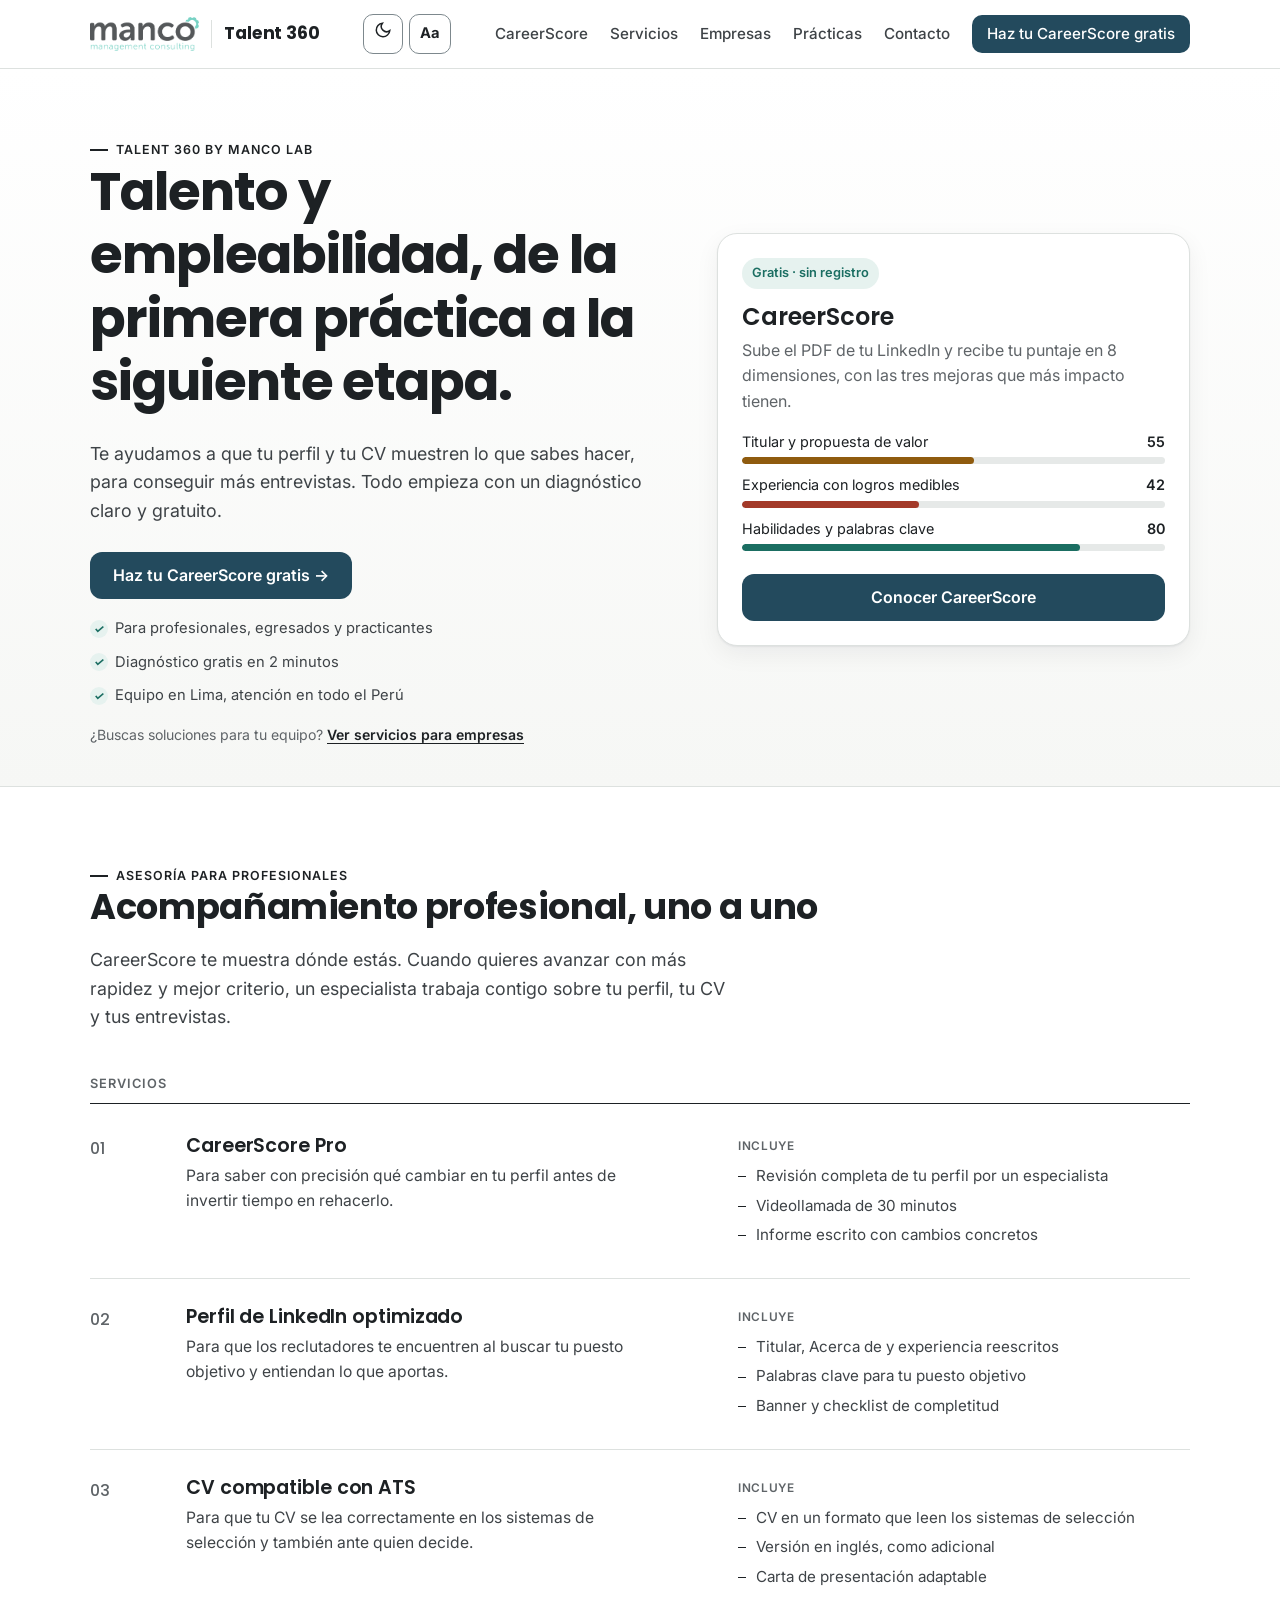
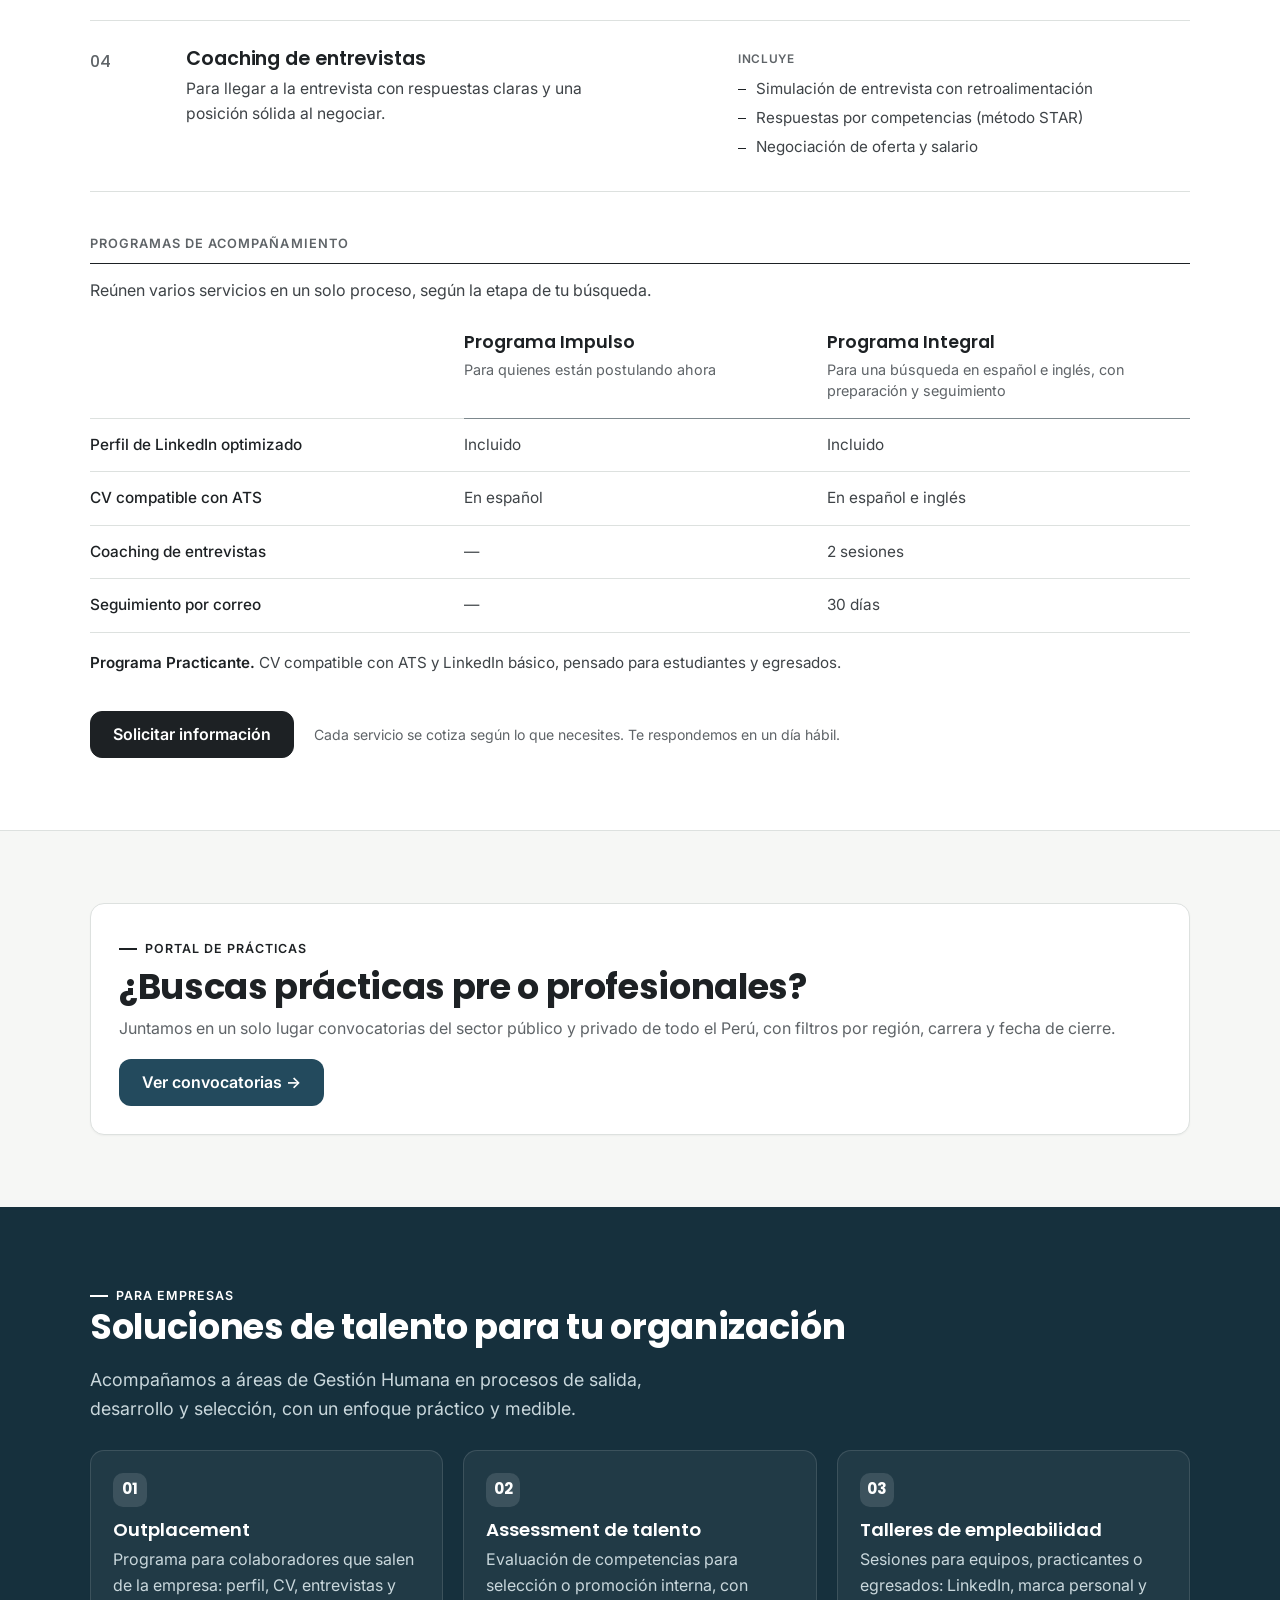
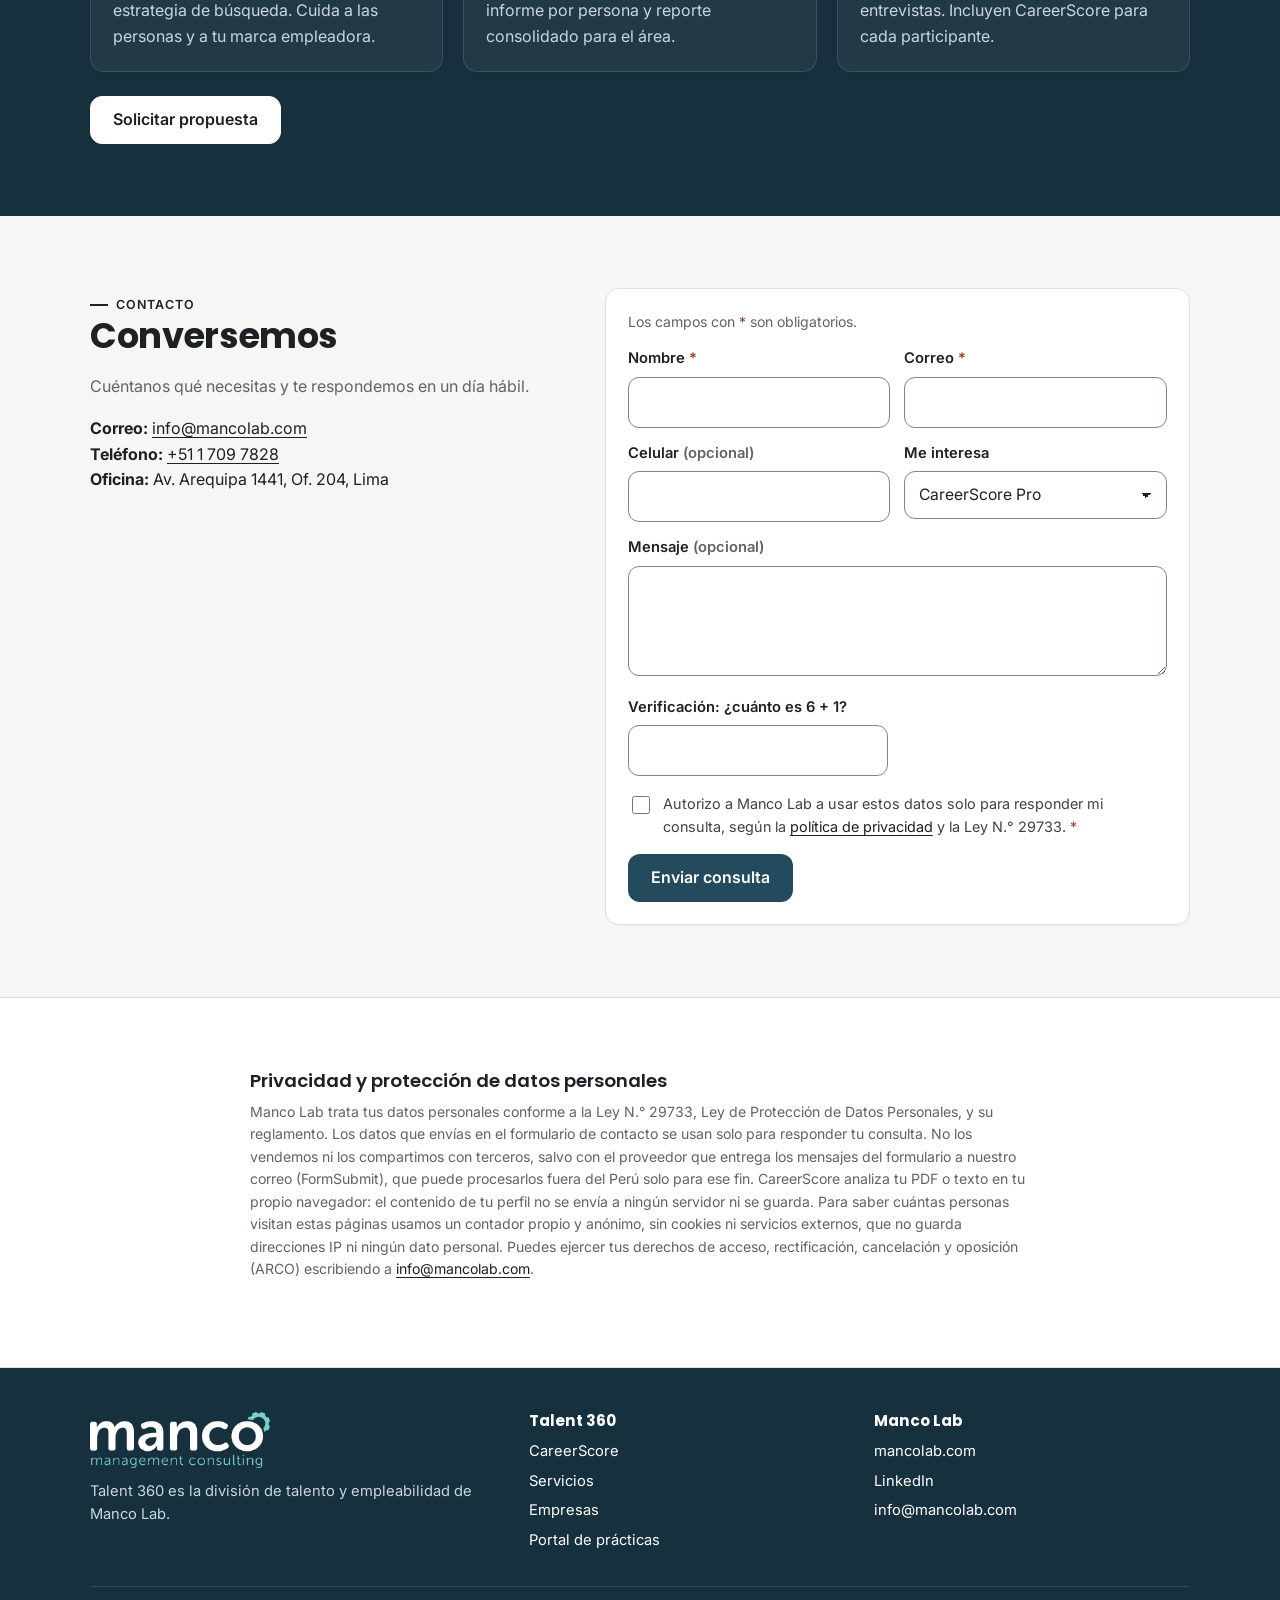
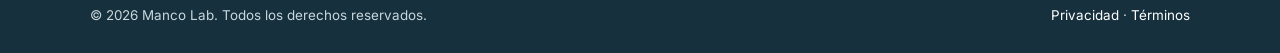
<file: talent360/index.html>
<!doctype html>
<html lang="es-PE">
<head>
<meta charset="utf-8">
<meta name="viewport" content="width=device-width,initial-scale=1">
<title>Talent 360 by Manco Lab · Talento y empleabilidad para personas y empresas</title>
<meta name="description" content="Talent 360 es la división de talento de Manco Lab: CareerScore gratis para medir tu perfil de LinkedIn, optimización de perfil, CV ATS, coaching de entrevistas, outplacement y assessment para empresas en Perú.">
<link rel="canonical" href="https://mancolab.com/talent360/">
<meta property="og:type" content="website">
<meta property="og:locale" content="es_PE">
<meta property="og:site_name" content="Manco Lab">
<meta property="og:title" content="Talent 360 by Manco Lab: talento y empleabilidad para personas y empresas">
<meta property="og:description" content="Mide tu perfil gratis con CareerScore y mejóralo con especialistas. Programas de outplacement, assessment y talleres para empresas.">
<meta property="og:url" content="https://mancolab.com/talent360/">
<meta property="og:image" content="https://mancolab.com/talent360/og-talent360.png">
<meta property="og:image:width" content="1200"><meta property="og:image:height" content="627">
<meta name="twitter:card" content="summary_large_image">
<meta name="theme-color" content="#234A5D">
<link rel="icon" href="assets/logo-manco.png">
<link rel="preconnect" href="https://fonts.googleapis.com"><link rel="preconnect" href="https://fonts.gstatic.com" crossorigin>
<link href="https://fonts.googleapis.com/css2?family=Inter:wght@400;500;600;700&family=Poppins:wght@600;700&display=swap" rel="stylesheet">
<script>/* tema y preferencias antes de pintar: evita parpadeo */(function(){try{var d=document.documentElement,t=localStorage.getItem('t360-theme');if(!t)t=window.matchMedia&&matchMedia('(prefers-color-scheme: dark)').matches?'dark':'light';d.setAttribute('data-theme',t);var a=JSON.parse(localStorage.getItem('t360-a11y')||'{}');if(a.fs)d.setAttribute('data-fs',a.fs);if(a.contrast)d.setAttribute('data-contrast','high');if(a.underline)d.setAttribute('data-underline','1');}catch(e){}})();</script>
<link rel="stylesheet" href="assets/hp.css?v=723119f8">
<style>/* Servicios: estilos propios de la sección (van con la página para no depender de la versión de hp.css en el servidor) */
/* ── Servicios: lista editorial + programas ──────────────── */
.svc-head{max-width:none}
.svc-block{margin-top:44px}
.svc-sub{font-size:.8rem;font-weight:600;letter-spacing:.08em;text-transform:uppercase;color:var(--muted);font-family:var(--font);margin:0 0 4px;padding-bottom:12px;border-bottom:1px solid var(--ink)}
.svc-list,.svc-list>li,.svc-del ul,.svc-del li{list-style:none!important;margin-left:0!important;padding-left:0}
.svc-list{margin:0!important;padding:0!important}
.svc-list>li::marker,.svc-del li::marker{content:none}
.svc-row{display:grid;grid-template-columns:64px minmax(0,1.15fr) minmax(0,1fr);gap:8px 32px;padding:26px 0;border-bottom:1px solid var(--line)}
.svc-n{font-family:var(--font-h);font-weight:500;font-size:1rem;color:var(--muted);letter-spacing:.02em;padding-top:2px;font-variant-numeric:tabular-nums}
.svc-main h4{font-size:1.2rem;font-weight:600;margin:0 0 6px;letter-spacing:-.005em}
.svc-main p{margin:0;color:var(--ink-2);font-size:.98rem;max-width:44ch}
.svc-lbl{font-size:.74rem;font-weight:600;letter-spacing:.06em;text-transform:uppercase;color:var(--muted);margin:3px 0 8px}
.svc-del ul{margin:0!important;padding:0!important;color:var(--ink-2);font-size:.95rem}
.svc-del li{position:relative;padding-left:18px!important;margin:0 0 5px}
.svc-del li::before{content:"";position:absolute;left:0;top:.8em;width:8px;height:1px;background:var(--ink)}
.svc-intro{color:var(--ink-2);margin:14px 0 6px;max-width:640px}
.prog-wrap{overflow-x:auto}
.prog{width:100%;border-collapse:collapse;font-size:.96rem;table-layout:fixed}
.prog th,.prog td{text-align:left;vertical-align:top;padding:14px 16px 14px 0;border-bottom:1px solid var(--line)}
.prog thead th{padding:18px 16px 16px 0;border-bottom:1px solid var(--line-strong);font-weight:400}
.prog .prog-empty{width:34%}
.prog-name{display:block;font-family:var(--font-h);font-weight:600;font-size:1.1rem;color:var(--ink)}
.prog-for{display:block;color:var(--muted);font-size:.9rem;margin-top:4px;line-height:1.45}
.prog tbody th{font-weight:500;color:var(--ink)}
.prog tbody td{color:var(--ink-2)}
.prog-note{margin:18px 0 0;color:var(--ink-2);font-size:.95rem}
.prog-note b{color:var(--ink);font-weight:600}
.svc-foot{display:flex;align-items:center;gap:12px 20px;flex-wrap:wrap;margin-top:36px}
.svc-foot p{margin:0}
@media (max-width:760px){
  .svc-row{grid-template-columns:44px minmax(0,1fr);padding:22px 0}
  .svc-del{grid-column:2}
  .svc-del .svc-lbl{margin-top:10px}
}
@media (max-width:640px){
  .prog,.prog thead,.prog tbody,.prog tr,.prog th,.prog td{display:block;width:auto}
  .prog .prog-empty{display:none}
  .prog thead tr{display:grid;grid-template-columns:1fr 1fr;gap:14px;border-bottom:1px solid var(--line-strong)}
  .prog thead th{border:0;padding:14px 0 14px}
  .prog-name{font-size:1rem}
  .prog tbody tr{display:grid;grid-template-columns:1fr 1fr;gap:4px 14px;padding:12px 0;border-bottom:1px solid var(--line)}
  .prog tbody th{grid-column:1/-1;border:0;padding:0 0 2px}
  .prog tbody td{border:0;padding:0;font-size:.92rem}
  .prog tbody td::before{content:attr(data-l);display:block;font-size:.72rem;font-weight:600;letter-spacing:.05em;text-transform:uppercase;color:var(--muted)}
}
[data-contrast="high"] .svc-row,[data-contrast="high"] .prog th,[data-contrast="high"] .prog td{border-bottom-width:2px}
#servicios .eyebrow{color:var(--ink)}
#servicios .eyebrow::before{background:var(--ink)}
#servicios .svc-foot .btn-primary{background:var(--ink);border-color:var(--ink);color:var(--card)}
#servicios .svc-foot .btn-primary:hover{background:var(--ink-2);border-color:var(--ink-2)}
#servicios :focus-visible{outline-color:var(--ink)!important}
</style>
<script type="application/ld+json">
{"@context":"https://schema.org","@type":"Organization","name":"Talent 360 by Manco Lab","parentOrganization":{"@type":"Organization","name":"Manco Lab","url":"https://mancolab.com"},"url":"https://mancolab.com/talent360/","email":"info@mancolab.com","telephone":"+51 1 709 7828","address":{"@type":"PostalAddress","streetAddress":"Av. Arequipa 1441, Of. 204","addressLocality":"Lima","addressCountry":"PE"},"sameAs":["https://www.linkedin.com/company/mancope/"]}
</script>
</head>
<body>
<a class="skip" href="#main">Saltar al contenido principal</a>

<header class="topbar">
  <div class="wrap">
    <a class="brand" href="#main" aria-label="Talent 360 by Manco Lab">
      <img class="logo-light" src="assets/logo-manco.png" alt="Manco Lab" width="283" height="88"><img class="logo-dark" src="assets/logo-manco-white.png" alt="Manco Lab" width="283" height="88">
      <span class="div" aria-hidden="true"></span>
      <span class="hp">Talent <span>360</span></span>
    </a>
    <button class="menu-btn" type="button" aria-label="Menú" aria-expanded="false" aria-controls="nav" id="menuBtn"><span aria-hidden="true">☰</span></button>
    <nav class="nav" id="nav" aria-label="Principal">
      <a href="careerscore/">CareerScore</a>
      <a href="#servicios">Servicios</a>
      <a href="#empresas">Empresas</a>
      <a href="practicas/">Prácticas</a>
      <a href="#contacto">Contacto</a>
      <a class="btn btn-primary btn-sm" href="careerscore/#careerscore">Haz tu CareerScore gratis</a>
    </nav>
  </div>
</header>

<main id="main" tabindex="-1">
<section class="hero">
  <div class="wrap hero-grid">
    <div>
      <span class="eyebrow">Talent 360 by Manco Lab</span>
      <h1>Talento y empleabilidad, de la primera práctica a la siguiente etapa.</h1>
      <p class="lead">Te ayudamos a que tu perfil y tu CV muestren lo que sabes hacer, para conseguir más entrevistas. Todo empieza con un diagnóstico claro y gratuito.</p>
      <div class="ctas">
        <a class="btn btn-primary" href="careerscore/#careerscore">Haz tu CareerScore gratis →</a>
              </div>
      <div class="trust-row">
        <span><i class="tick" aria-hidden="true">✓</i>Para profesionales, egresados y practicantes</span>
        <span><i class="tick" aria-hidden="true">✓</i>Diagnóstico gratis en 2 minutos</span>
        <span><i class="tick" aria-hidden="true">✓</i>Equipo en Lima, atención en todo el Perú</span>
      </div>
      <p class="small muted" style="margin:16px 0 0">¿Buscas soluciones para tu equipo? <a class="text-link" href="#empresas">Ver servicios para empresas</a></p>
    </div>
    <aside class="hero-card" aria-label="CareerScore: diagnóstico gratuito">
      <span class="pill green">Gratis · sin registro</span>
      <h3 style="margin:14px 0 6px;font-size:1.5rem">CareerScore</h3>
      <p class="muted">Sube el PDF de tu LinkedIn y recibe tu puntaje en 8 dimensiones, con las tres mejoras que más impacto tienen.</p>
      <div class="dim"><span>Titular y propuesta de valor</span><b>55</b><div class="bar"><i class="a" style="width:55%"></i></div></div>
      <div class="dim"><span>Experiencia con logros medibles</span><b>42</b><div class="bar"><i class="r" style="width:42%"></i></div></div>
      <div class="dim"><span>Habilidades y palabras clave</span><b>80</b><div class="bar"><i class="g" style="width:80%"></i></div></div>
      <a class="btn btn-primary" href="careerscore/" style="width:100%;margin-top:14px">Conocer CareerScore</a>
    </aside>
  </div>
</section>
<section class="section alt" id="servicios" aria-labelledby="servicios-t">
  <div class="wrap">
    <div class="svc-head">
      <span class="eyebrow">Asesoría para profesionales</span>
      <h2 id="servicios-t">Acompañamiento profesional, uno a uno</h2>
      <p class="lead">CareerScore te muestra dónde estás. Cuando quieres avanzar con más rapidez y mejor criterio, un especialista trabaja contigo sobre tu perfil, tu CV y tus entrevistas.</p>
    </div>
    <div class="svc-block">
      <h3 class="svc-sub" id="svc-ind-t">Servicios</h3>
      <ol class="svc-list" aria-labelledby="svc-ind-t" style="list-style:none;margin:0;padding:0">
      <li class="svc-row">
        <span class="svc-n" aria-hidden="true">01</span>
        <div class="svc-main"><h4>CareerScore Pro</h4><p>Para saber con precisión qué cambiar en tu perfil antes de invertir tiempo en rehacerlo.</p></div>
        <div class="svc-del"><p class="svc-lbl" id="svc-d1">Incluye</p><ul aria-labelledby="svc-d1" style="list-style:none;margin:0;padding:0"><li>Revisión completa de tu perfil por un especialista</li><li>Videollamada de 30 minutos</li><li>Informe escrito con cambios concretos</li></ul></div>
      </li>
      <li class="svc-row">
        <span class="svc-n" aria-hidden="true">02</span>
        <div class="svc-main"><h4>Perfil de LinkedIn optimizado</h4><p>Para que los reclutadores te encuentren al buscar tu puesto objetivo y entiendan lo que aportas.</p></div>
        <div class="svc-del"><p class="svc-lbl" id="svc-d2">Incluye</p><ul aria-labelledby="svc-d2" style="list-style:none;margin:0;padding:0"><li>Titular, Acerca de y experiencia reescritos</li><li>Palabras clave para tu puesto objetivo</li><li>Banner y checklist de completitud</li></ul></div>
      </li>
      <li class="svc-row">
        <span class="svc-n" aria-hidden="true">03</span>
        <div class="svc-main"><h4>CV compatible con ATS</h4><p>Para que tu CV se lea correctamente en los sistemas de selección y también ante quien decide.</p></div>
        <div class="svc-del"><p class="svc-lbl" id="svc-d3">Incluye</p><ul aria-labelledby="svc-d3" style="list-style:none;margin:0;padding:0"><li>CV en un formato que leen los sistemas de selección</li><li>Versión en inglés, como adicional</li><li>Carta de presentación adaptable</li></ul></div>
      </li>
      <li class="svc-row">
        <span class="svc-n" aria-hidden="true">04</span>
        <div class="svc-main"><h4>Coaching de entrevistas</h4><p>Para llegar a la entrevista con respuestas claras y una posición sólida al negociar.</p></div>
        <div class="svc-del"><p class="svc-lbl" id="svc-d4">Incluye</p><ul aria-labelledby="svc-d4" style="list-style:none;margin:0;padding:0"><li>Simulación de entrevista con retroalimentación</li><li>Respuestas por competencias (método STAR)</li><li>Negociación de oferta y salario</li></ul></div>
      </li>
      </ol>
    </div>
    <div class="svc-block">
      <h3 class="svc-sub" id="svc-prog-t">Programas de acompañamiento</h3>
      <p class="svc-intro">Reúnen varios servicios en un solo proceso, según la etapa de tu búsqueda.</p>
      <div class="prog-wrap">
        <table class="prog">
          <caption class="sr">Comparación de los programas Impulso e Integral</caption>
          <thead><tr><td class="prog-empty"></td>
            <th scope="col"><span class="prog-name">Programa Impulso</span><span class="prog-for">Para quienes están postulando ahora</span></th>
            <th scope="col"><span class="prog-name">Programa Integral</span><span class="prog-for">Para una búsqueda en español e inglés, con preparación y seguimiento</span></th></tr></thead>
          <tbody>
            <tr><th scope="row">Perfil de LinkedIn optimizado</th><td data-l="Impulso">Incluido</td><td data-l="Integral">Incluido</td></tr>
            <tr><th scope="row">CV compatible con ATS</th><td data-l="Impulso">En español</td><td data-l="Integral">En español e inglés</td></tr>
            <tr><th scope="row">Coaching de entrevistas</th><td data-l="Impulso"><span aria-hidden="true">—</span><span class="sr">No incluido</span></td><td data-l="Integral">2 sesiones</td></tr>
            <tr><th scope="row">Seguimiento por correo</th><td data-l="Impulso"><span aria-hidden="true">—</span><span class="sr">No incluido</span></td><td data-l="Integral">30 días</td></tr>
          </tbody>
        </table>
      </div>
      <p class="prog-note"><b>Programa Practicante.</b> CV compatible con ATS y LinkedIn básico, pensado para estudiantes y egresados.</p>
    </div>
    <div class="svc-foot">
      <a class="btn btn-primary" href="#contacto">Solicitar información</a>
      <p class="muted small">Cada servicio se cotiza según lo que necesites. Te respondemos en un día hábil.</p>
    </div>
  </div>
</section>
<section class="section" id="practicas-cta" aria-labelledby="practicas-cta-t">
  <div class="wrap">
    <div class="card" style="display:flex;justify-content:space-between;align-items:center;gap:18px;flex-wrap:wrap;padding:28px">
      <div><span class="eyebrow">Portal de prácticas</span><h2 id="practicas-cta-t" style="margin:.2em 0 .2em">¿Buscas prácticas pre o profesionales?</h2>
        <p class="muted" style="margin:0">Juntamos en un solo lugar convocatorias del sector público y privado de todo el Perú, con filtros por región, carrera y fecha de cierre.</p></div>
      <a class="btn btn-primary" href="practicas/">Ver convocatorias →</a>
    </div>
  </div>
</section>
<section class="section band" id="empresas" aria-labelledby="empresas-t">
  <div class="wrap">
    <span class="eyebrow eyebrow-inv">Para empresas</span>
    <h2 id="empresas-t">Soluciones de talento para tu organización</h2>
    <p class="lead" style="color:#C9D7DC">Acompañamos a áreas de Gestión Humana en procesos de salida, desarrollo y selección, con un enfoque práctico y medible.</p>
    <div class="grid-3" style="margin-top:26px">
      <article class="card"><div class="num" aria-hidden="true">01</div><h3>Outplacement</h3><p>Programa para colaboradores que salen de la empresa: perfil, CV, entrevistas y estrategia de búsqueda. Cuida a las personas y a tu marca empleadora.</p></article>
      <article class="card"><div class="num" aria-hidden="true">02</div><h3>Assessment de talento</h3><p>Evaluación de competencias para selección o promoción interna, con informe por persona y reporte consolidado para el área.</p></article>
      <article class="card"><div class="num" aria-hidden="true">03</div><h3>Talleres de empleabilidad</h3><p>Sesiones para equipos, practicantes o egresados: LinkedIn, marca personal y entrevistas. Incluyen CareerScore para cada participante.</p></article>
    </div>
    <div style="margin-top:24px"><a class="btn btn-ghost" href="#contacto" data-interest="Propuesta para empresa" style="border-color:#fff">Solicitar propuesta</a></div>
  </div>
</section>
<section class="section" id="contacto" aria-labelledby="contacto-t">
  <div class="wrap contact-grid">
    <div>
      <span class="eyebrow">Contacto</span>
      <h2 id="contacto-t">Conversemos</h2>
      <p class="muted">Cuéntanos qué necesitas y te respondemos en un día hábil.</p>
      <p><b>Correo:</b> <a href="mailto:info@mancolab.com">info@mancolab.com</a><br><b>Teléfono:</b> <a href="tel:+5117097828">+51 1 709 7828</a><br><b>Oficina:</b> Av. Arequipa 1441, Of. 204, Lima</p>
    </div>
    <form class="card" id="leadForm" data-t360-form data-subject="Talent 360 · nueva consulta desde la web" data-ok="¡Gracias! Recibimos tu mensaje y te respondemos en un día hábil." aria-label="Formulario de contacto" novalidate>
      <p class="small muted" style="margin-top:0">Los campos con <span class="req" aria-hidden="true">*</span><span class="sr">asterisco</span> son obligatorios.</p>
      <div class="form-row">
        <div><label class="f" for="lfName">Nombre <span class="req" aria-hidden="true">*</span></label><input type="text" id="lfName" name="nombre" autocomplete="name" required minlength="2" maxlength="80" data-err="e-lfName" aria-describedby="e-lfName"><p class="field-err" id="e-lfName"></p></div>
        <div><label class="f" for="lfMail">Correo <span class="req" aria-hidden="true">*</span></label><input type="email" id="lfMail" name="correo" autocomplete="email" required maxlength="120" data-err="e-lfMail" aria-describedby="e-lfMail"><p class="field-err" id="e-lfMail"></p></div>
      </div>
      <div class="form-row">
        <div><label class="f" for="lfPhone">Celular <span class="muted">(opcional)</span></label><input type="tel" id="lfPhone" name="celular" autocomplete="tel" maxlength="20" data-err="e-lfPhone" aria-describedby="e-lfPhone"><p class="field-err" id="e-lfPhone"></p></div>
        <div><label class="f" for="lfType">Me interesa</label>
          <select id="lfType" name="interes"><optgroup label="Para mí"><option>CareerScore Pro</option><option>Perfil de LinkedIn optimizado</option><option>CV compatible con ATS</option><option>Coaching de entrevistas</option><option>Programa Impulso</option><option>Programa Integral</option><option>Programa Practicante</option></optgroup><optgroup label="Para mi empresa"><option>Propuesta para empresa</option><option>Outplacement</option><option>Assessment de talento</option><option>Taller de empleabilidad</option></optgroup><option>Otro</option></select></div>
      </div>
      <label class="f" for="lfMsg">Mensaje <span class="muted">(opcional)</span></label>
      <textarea id="lfMsg" name="mensaje" maxlength="2000" style="min-height:110px" data-err="e-lfMsg" aria-describedby="e-lfMsg"></textarea><p class="field-err" id="e-lfMsg"></p>
      <div style="margin-top:12px;max-width:260px"><label class="f" for="lfCap" data-captcha-q>Verificación: ¿cuánto es 3 + 4?</label><input type="text" id="lfCap" inputmode="numeric" autocomplete="off" required maxlength="3" data-captcha data-err="e-lfCap" aria-describedby="e-lfCap"><p class="field-err" id="e-lfCap"></p></div>
      <div class="hp-field" aria-hidden="true"><label for="lfHoney">No completar este campo</label><input type="text" id="lfHoney" name="_honey" tabindex="-1" autocomplete="off"></div>
      
      <div class="check"><input type="checkbox" id="lfConsent" name="consentimiento" required data-consent data-err="e-lfConsent" aria-describedby="e-lfConsent"><label for="lfConsent">Autorizo a Manco Lab a usar estos datos solo para responder mi consulta, según la <a href="#privacidad">política de privacidad</a> y la Ley N.° 29733. <span class="req" aria-hidden="true">*</span></label></div>
      <p class="field-err" id="e-lfConsent" style="margin-top:-8px"></p>
      <button class="btn btn-primary" type="submit">Enviar consulta</button>
      <div class="form-status" data-status role="status" aria-live="polite" tabindex="-1" hidden></div>
    </form>
  </div>
</section>
<section class="section alt" id="privacidad">
  <div class="wrap faq small">
    <h3>Privacidad y protección de datos personales</h3>
    <p class="muted">Manco Lab trata tus datos personales conforme a la Ley N.° 29733, Ley de Protección de Datos Personales, y su reglamento. Los datos que envías en el formulario de contacto se usan solo para responder tu consulta. No los vendemos ni los compartimos con terceros, salvo con el proveedor que entrega los mensajes del formulario a nuestro correo (FormSubmit), que puede procesarlos fuera del Perú solo para ese fin. CareerScore analiza tu PDF o texto en tu propio navegador: el contenido de tu perfil no se envía a ningún servidor ni se guarda. Para saber cuántas personas visitan estas páginas usamos un contador propio y anónimo, sin cookies ni servicios externos, que no guarda direcciones IP ni ningún dato personal. Puedes ejercer tus derechos de acceso, rectificación, cancelación y oposición (ARCO) escribiendo a <a href="mailto:info@mancolab.com">info@mancolab.com</a>.</p>
  </div>
</section>
</main>

<footer class="foot" aria-label="Pie de página">
  <div class="wrap">
    <div class="foot-grid">
      <div><img src="assets/logo-manco-white.png" alt="Manco Lab" width="180" style="height:auto;width:180px;margin-bottom:12px">
        <p>Talent 360 es la división de talento y empleabilidad de Manco Lab.</p></div>
      <div><h4>Talent 360</h4><ul><li><a href="careerscore/">CareerScore</a></li><li><a href="#servicios">Servicios</a></li><li><a href="#empresas">Empresas</a></li><li><a href="practicas/">Portal de prácticas</a></li></ul></div>
      <div><h4>Manco Lab</h4><ul><li><a href="https://mancolab.com/">mancolab.com</a></li><li><a href="https://www.linkedin.com/company/mancope/" rel="noopener" target="_blank">LinkedIn</a></li><li><a href="mailto:info@mancolab.com">info@mancolab.com</a></li></ul></div>
    </div>
    <div class="legal"><span>© 2026 Manco Lab. Todos los derechos reservados.</span><span><a href="#privacidad">Privacidad</a> · <a href="https://mancolab.com/">Términos</a></span></div>
  </div>
</footer>


<script src="assets/a11y.js?v=2204dfd3"></script>
<script src="assets/talent360-config.js?v=17736ded"></script>
<script src="assets/forms.js?v=dde8d422"></script>
<script src="careerscore/app.js?v=314edf36"></script>
<script src="assets/stats.js?v=f0934f4e"></script>
</body>
</html>
</file>
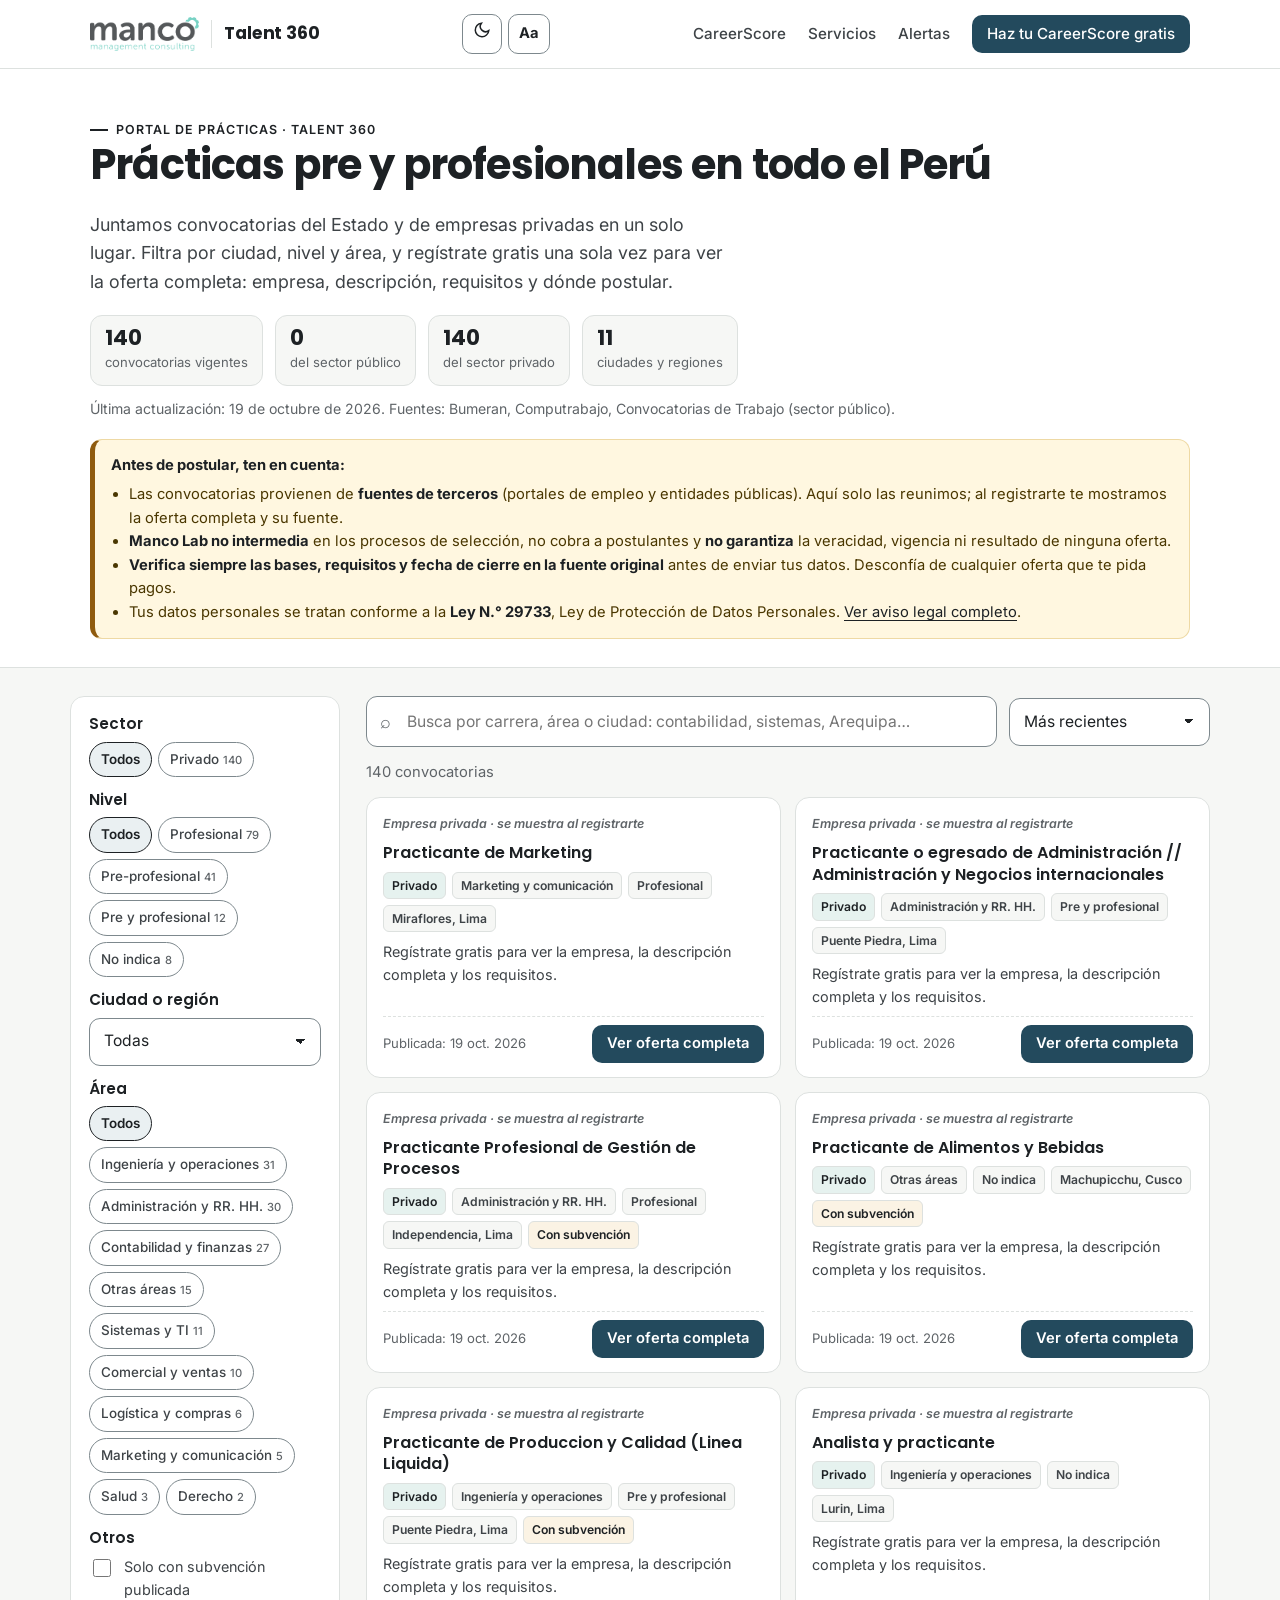
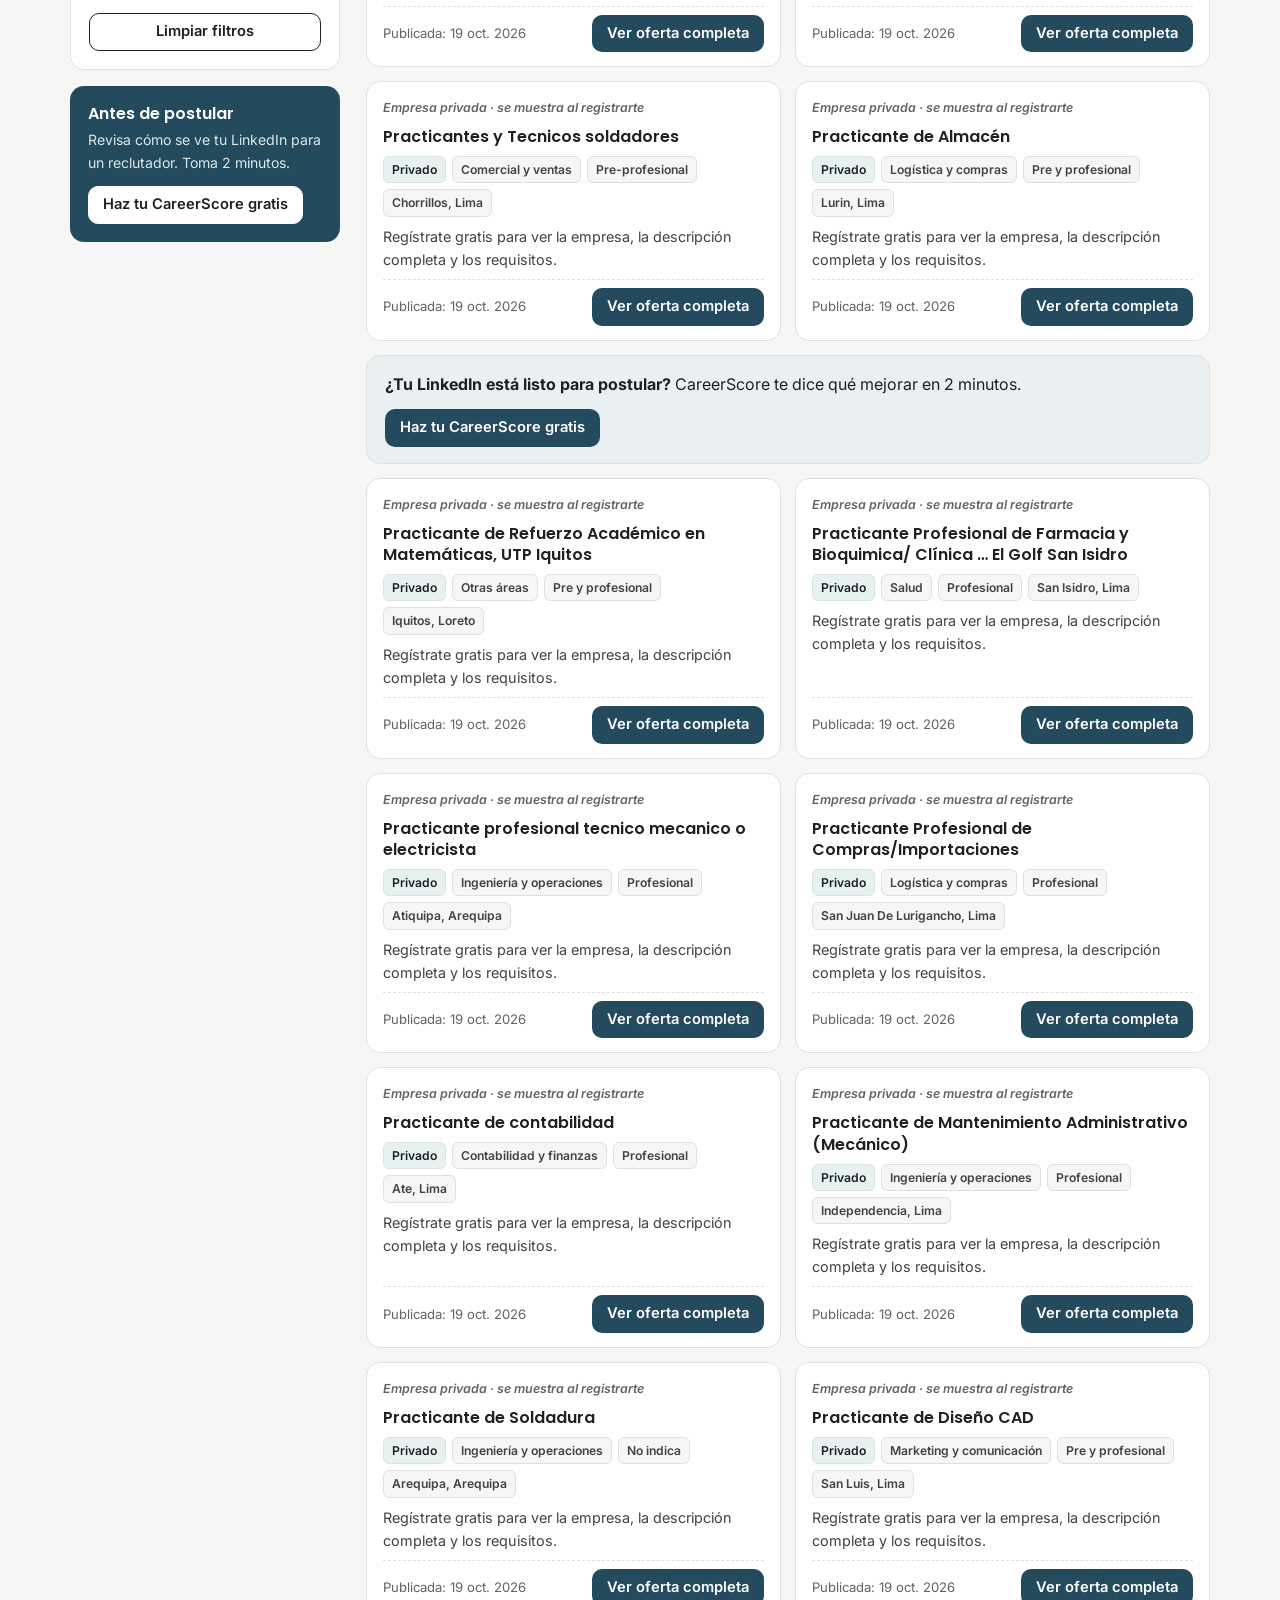
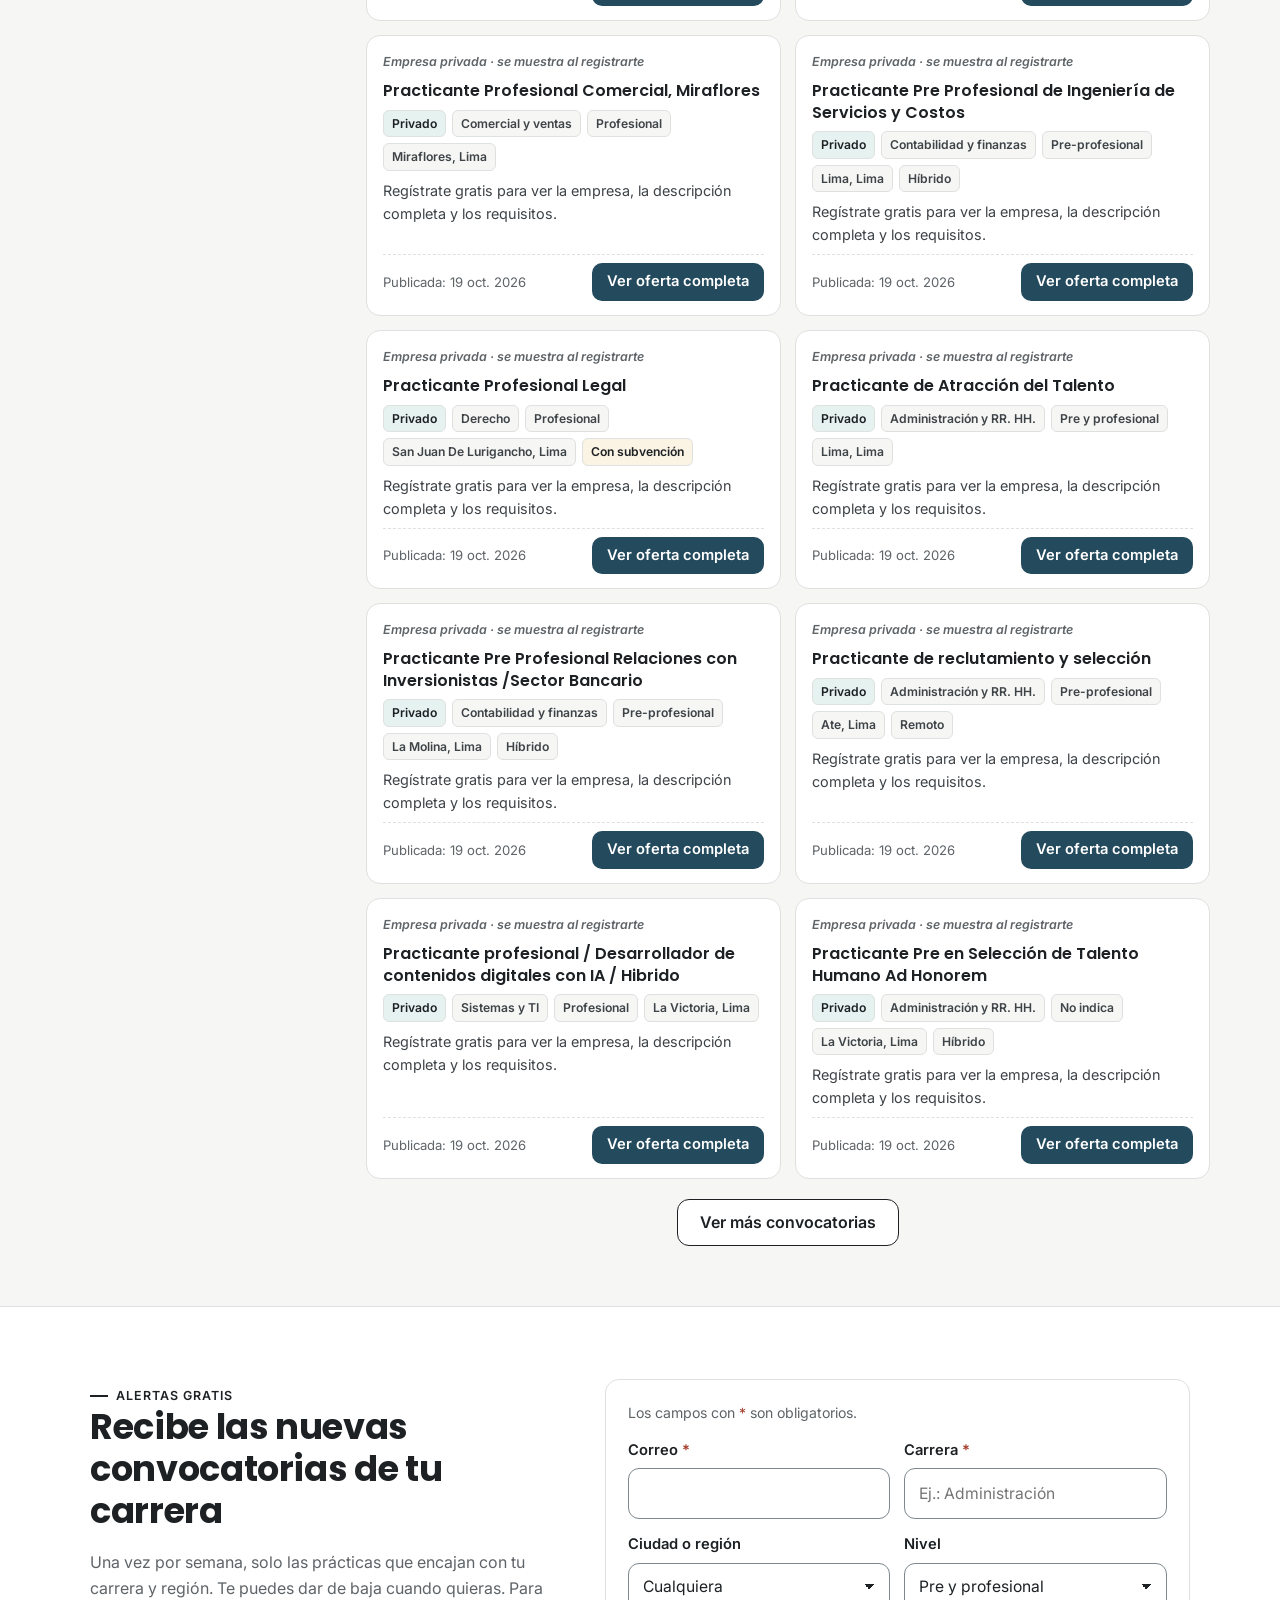
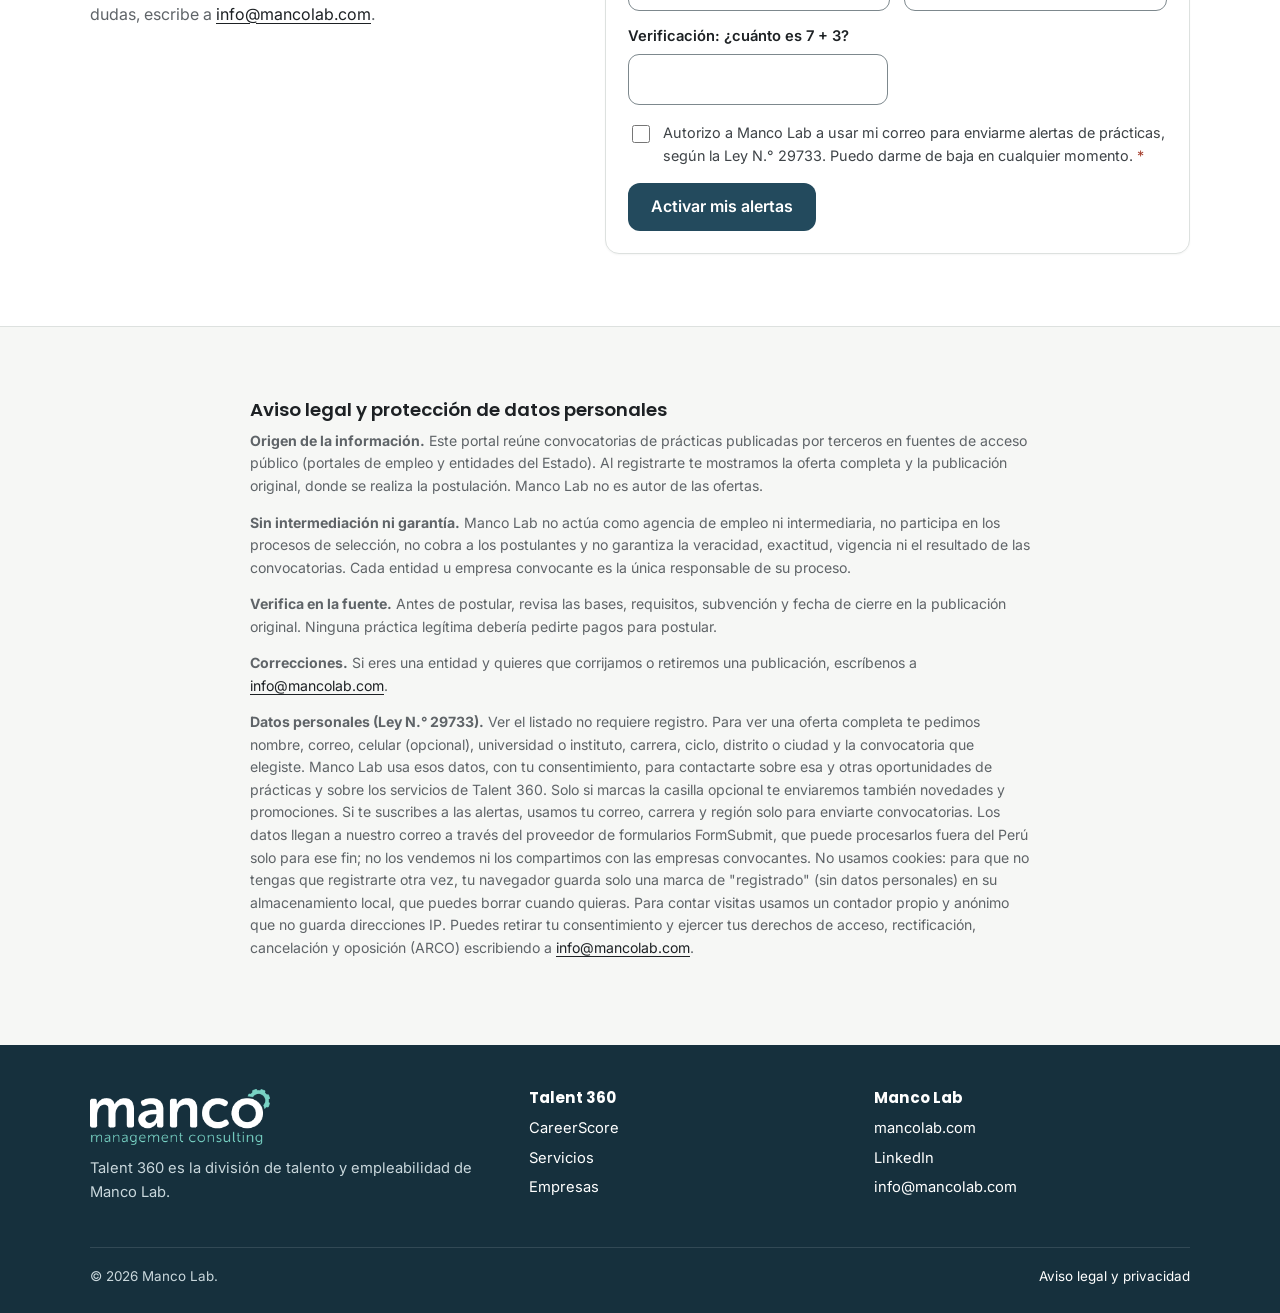
<file: talent360/practicas/index.html>
<!doctype html>
<html lang="es-PE">
<head>
<meta charset="utf-8">
<meta name="viewport" content="width=device-width,initial-scale=1">
<title>Prácticas pre y profesionales en Perú · convocatorias actualizadas | Talent 360 by Manco Lab</title>
<meta name="description" content="Convocatorias de prácticas pre profesionales y profesionales del sector público y privado en todo el Perú. Filtra por región, nivel y área. Regístrate gratis para ver la oferta completa.">
<link rel="canonical" href="https://mancolab.com/talent360/practicas/">
<meta property="og:type" content="website"><meta property="og:locale" content="es_PE"><meta property="og:site_name" content="Manco Lab">
<meta property="og:title" content="Prácticas en Perú: todas las convocatorias en un solo lugar">
<meta property="og:description" content="Sector público y privado, todas las regiones. Filtra por ciudad, nivel y área. Gratis.">
<meta property="og:url" content="https://mancolab.com/talent360/practicas/">
<meta property="og:image" content="https://mancolab.com/talent360/og-practicas.png">
<meta property="og:image:width" content="1200"><meta property="og:image:height" content="627">
<meta name="twitter:card" content="summary_large_image">
<meta name="theme-color" content="#234A5D">
<link rel="icon" href="../assets/logo-manco.png">
<link rel="preconnect" href="https://fonts.googleapis.com"><link rel="preconnect" href="https://fonts.gstatic.com" crossorigin>
<link href="https://fonts.googleapis.com/css2?family=Inter:wght@400;500;600;700&family=Poppins:wght@600;700&display=swap" rel="stylesheet">
<script>/* tema y preferencias antes de pintar: evita parpadeo */(function(){try{var d=document.documentElement,t=localStorage.getItem('t360-theme');if(!t)t=window.matchMedia&&matchMedia('(prefers-color-scheme: dark)').matches?'dark':'light';d.setAttribute('data-theme',t);var a=JSON.parse(localStorage.getItem('t360-a11y')||'{}');if(a.fs)d.setAttribute('data-fs',a.fs);if(a.contrast)d.setAttribute('data-contrast','high');if(a.underline)d.setAttribute('data-underline','1');}catch(e){}})();</script>
<link rel="stylesheet" href="../assets/hp.css?v=723119f8">
<style>
.p-hero{background:var(--card);border-bottom:1px solid var(--line);padding:44px 0 28px}
.kpis{display:flex;gap:12px;flex-wrap:wrap;margin-top:18px}
.kpi{background:var(--bg);border:1px solid var(--line);border-radius:12px;padding:10px 14px;min-width:120px}
.kpi b{display:block;font-family:var(--font-h);font-size:1.35rem;color:var(--link);line-height:1.1}
.kpi span{font-size:.82rem;color:var(--muted)}
.layout{display:grid;grid-template-columns:270px 1fr;gap:26px;align-items:start;padding:28px 0 60px}
@media (max-width:900px){.layout{grid-template-columns:1fr}}
.filters{position:sticky;top:84px;background:var(--card);border:1px solid var(--line);border-radius:var(--radius);padding:18px}
@media (max-width:900px){.filters{position:static}}
.filters h3{font-size:.95rem;margin:14px 0 8px}
.filters h3:first-child{margin-top:0}
.chips{display:flex;flex-wrap:wrap;gap:6px}
.chip{font:inherit;font-size:.84rem;font-weight:500;border:1.5px solid var(--line-strong);background:var(--card);border-radius:999px;padding:6px 11px;cursor:pointer;color:var(--ink-2)}
.chip.on{border-color:var(--link);background:var(--teal-50);color:var(--link);font-weight:600}
.chip small{color:var(--muted);font-weight:500}
.bar-top{display:flex;gap:12px;align-items:center;justify-content:space-between;flex-wrap:wrap;margin-bottom:14px}
.bar-top .search{flex:1;min-width:220px;position:relative}
.bar-top .search input{padding-left:40px}
.bar-top .search::before{content:"⌕";position:absolute;left:14px;top:50%;transform:translateY(-50%);color:var(--muted);font-size:1.1rem}
.bar-top select{width:auto}
.res-count{font-size:.92rem;color:var(--muted);margin-bottom:12px}
.offers{display:grid;grid-template-columns:1fr 1fr;gap:14px}
@media (max-width:700px){.offers{grid-template-columns:1fr}}
.offer{background:var(--card);border:1px solid var(--line);border-radius:14px;padding:16px 16px 14px;display:flex;flex-direction:column;gap:8px;transition:box-shadow .15s,border-color .15s}
.offer:hover{border-color:var(--line-strong);box-shadow:var(--shadow)}
.offer .org{font-size:.78rem;font-weight:600;letter-spacing:.03em;text-transform:uppercase;color:var(--muted)}
.offer h3{font-size:1rem;margin:0;line-height:1.35}
.offer .meta{display:flex;flex-wrap:wrap;gap:6px}
.b{font-size:.76rem;font-weight:600;padding:3px 8px;border-radius:6px;background:var(--bg);color:var(--ink-2);border:1px solid var(--line)}
.b.pub{background:var(--teal-50);color:var(--ink);border-color:var(--line)}
.b.priv{background:var(--green-50);color:var(--ink);border-color:var(--line)}
.b.pay{background:var(--amber-50);color:var(--ink);border-color:var(--line)}
.b.soon{background:var(--red-50);color:var(--ink);border-color:var(--red)}
.offer p{margin:0;font-size:.9rem;color:var(--ink-2)}
.offer .foot-o{display:flex;justify-content:space-between;align-items:center;margin-top:auto;padding-top:8px;border-top:1px dashed var(--line);font-size:.82rem;color:var(--muted)}
.offer .foot-o a{font-weight:600;text-decoration:none}
.more{display:flex;justify-content:center;margin-top:20px}
.side-cta{margin-top:16px;background:var(--teal);color:#fff;border-radius:var(--radius);padding:18px}
.side-cta h3{color:#fff;font-size:1rem;margin:0 0 6px}
.side-cta p{color:#DCE7EA;font-size:.88rem;margin:0 0 12px}
.empty{background:var(--card);border:1px dashed var(--line);border-radius:14px;padding:30px;text-align:center;color:var(--muted)}
.inline-cta{grid-column:1/-1;background:var(--teal-50);border:1px solid var(--line);border-radius:14px;padding:16px 18px;display:flex;justify-content:space-between;align-items:center;gap:12px;flex-wrap:wrap}
.inline-cta b{color:var(--link)}
.offer.teaser .org{font-style:italic;text-transform:none;letter-spacing:0}
.offer .foot-o{gap:10px;flex-wrap:wrap}
.reg-banner{background:var(--green-50);border:1px solid var(--green);color:var(--ink);border-radius:10px;padding:8px 12px;font-size:.9rem;margin:0 0 12px}
.reg-dialog{width:min(720px,calc(100vw - 24px));max-height:calc(100vh - 24px);border:1px solid var(--line);border-radius:16px;padding:0;background:var(--card);color:var(--ink);box-shadow:0 20px 60px rgba(0,0,0,.35)}
.reg-dialog::backdrop{background:rgba(10,20,25,.6)}
.reg-head{position:sticky;top:0;z-index:1;display:flex;justify-content:space-between;align-items:flex-start;gap:12px;padding:16px 20px;background:var(--card);border-bottom:1px solid var(--line)}
.reg-head h2{font-size:1.15rem;margin:0}
.reg-x{font:inherit;font-size:1.5rem;line-height:1;width:40px;height:40px;flex:none;border-radius:10px;border:1.5px solid var(--line-strong);background:var(--card);color:var(--ink);cursor:pointer}
#regForm,.offer-detail{padding:16px 20px 20px}
.offer-detail .org{font-size:.8rem;font-weight:600;letter-spacing:.03em;text-transform:uppercase;color:var(--muted);margin:0 0 4px}
.offer-detail h3{margin:0 0 12px;font-size:1.1rem}
.offer-detail h4{margin:16px 0 6px;font-size:.95rem}
.offer-detail .pre{white-space:pre-line;font-size:.92rem;color:var(--ink-2);margin:0}
.det-dl{display:grid;grid-template-columns:max-content 1fr;gap:4px 14px;margin:0;font-size:.92rem}
.det-dl dt{font-weight:600;color:var(--ink)} .det-dl dd{margin:0;color:var(--ink-2)}
.offer-detail .btn{margin-top:12px}
@media (max-width:600px){.det-dl{grid-template-columns:1fr}.det-dl dd{margin-bottom:6px}}
</style>
</head>
<body>
<a class="skip" href="#main">Saltar al contenido principal</a>
<header class="topbar">
  <div class="wrap">
    <a class="brand" href="../" aria-label="Talent 360 by Manco Lab">
      <img class="logo-light" src="../assets/logo-manco.png" alt="Manco Lab" width="283" height="88"><img class="logo-dark" src="../assets/logo-manco-white.png" alt="Manco Lab" width="283" height="88">
      <span class="div" aria-hidden="true"></span>
      <span class="hp">Talent <span>360</span></span>
    </a>
    <button class="menu-btn" type="button" aria-label="Menú" aria-expanded="false" aria-controls="nav" id="menuBtn"><span aria-hidden="true">☰</span></button>
    <nav class="nav" id="nav" aria-label="Principal">
      <a href="../careerscore/#careerscore">CareerScore</a>
      <a href="../#servicios">Servicios</a>
      <a href="#alertas">Alertas</a>
      <a class="btn btn-primary btn-sm" href="../careerscore/#careerscore">Haz tu CareerScore gratis</a>
    </nav>
  </div>
</header>

<main id="main" tabindex="-1">
<section class="p-hero">
  <div class="wrap">
    <span class="eyebrow">Portal de prácticas · Talent 360</span>
    <h1 style="font-size:clamp(1.8rem,3.6vw,2.6rem)">Prácticas pre y profesionales en todo el Perú</h1>
    <p class="lead">Juntamos convocatorias del Estado y de empresas privadas en un solo lugar. Filtra por ciudad, nivel y área, y regístrate gratis una sola vez para ver la oferta completa: empresa, descripción, requisitos y dónde postular.</p>
    <div class="kpis" id="kpis"></div>
    <p class="small muted" style="margin:12px 0 0" id="updated"></p>
    <div class="disclaimer" role="note" aria-label="Aviso importante">
      <b>Antes de postular, ten en cuenta:</b>
      <ul>
        <li>Las convocatorias provienen de <b>fuentes de terceros</b> (portales de empleo y entidades públicas). Aquí solo las reunimos; al registrarte te mostramos la oferta completa y su fuente.</li>
        <li><b>Manco Lab no intermedia</b> en los procesos de selección, no cobra a postulantes y <b>no garantiza</b> la veracidad, vigencia ni resultado de ninguna oferta.</li>
        <li><b>Verifica siempre las bases, requisitos y fecha de cierre en la fuente original</b> antes de enviar tus datos. Desconfía de cualquier oferta que te pida pagos.</li>
        <li>Tus datos personales se tratan conforme a la <b>Ley N.° 29733</b>, Ley de Protección de Datos Personales. <a href="#aviso">Ver aviso legal completo</a>.</li>
      </ul>
    </div>
  </div>
</section>

<div class="wrap layout">
  <aside aria-label="Filtros">
    <div class="filters" id="filters" role="group" aria-label="Filtrar convocatorias">
      <h3>Sector</h3><div class="chips" data-f="sec"></div>
      <h3>Nivel</h3><div class="chips" data-f="lvl"></div>
      <h3>Ciudad o región</h3>
      <select id="fReg" aria-label="Región"><option value="">Todas</option></select>
      <h3>Área</h3><div class="chips" data-f="area"></div>
      <h3>Otros</h3>
      <label class="check" style="margin:6px 0"><input type="checkbox" id="fPay"><span>Solo con subvención publicada</span></label>
      <button class="btn btn-ghost btn-sm" id="clear" type="button" style="width:100%;margin-top:6px">Limpiar filtros</button>
    </div>
    <div class="side-cta">
      <h3>Antes de postular</h3>
      <p>Revisa cómo se ve tu LinkedIn para un reclutador. Toma 2 minutos.</p>
      <a class="btn btn-ghost btn-sm" href="../careerscore/#careerscore" style="border-color:#fff">Haz tu CareerScore gratis</a>
    </div>
  </aside>

  <section aria-label="Convocatorias">
    <div class="bar-top">
      <div class="search"><label class="sr" for="q">Buscar</label><input type="text" id="q" placeholder="Busca por carrera, área o ciudad: contabilidad, sistemas, Arequipa…"></div>
      <select id="sort" aria-label="Ordenar"><option value="new">Más recientes</option><option value="close">Cierre más próximo</option></select>
    </div>
    <div class="res-count" id="count" aria-live="polite"></div>
    <p class="reg-banner" id="regBanner" hidden>Ya estás registrado: ves las ofertas completas.</p>
    <div class="offers" id="list"></div>
    <div class="more"><button class="btn btn-ghost" id="moreBtn" type="button">Ver más convocatorias</button></div>
  </section>
</div>

<section class="section alt" id="alertas" aria-labelledby="alertas-t">
  <div class="wrap contact-grid">
    <div>
      <span class="eyebrow">Alertas gratis</span>
      <h2 id="alertas-t">Recibe las nuevas convocatorias de tu carrera</h2>
      <p class="muted">Una vez por semana, solo las prácticas que encajan con tu carrera y región. Te puedes dar de baja cuando quieras. Para dudas, escribe a <a href="mailto:info@mancolab.com">info@mancolab.com</a>.</p>
    </div>
    <form class="card" id="alertForm" data-t360-form data-subject="Talent 360 · alta en alertas de prácticas" data-ok="Listo. Registramos tu solicitud de alertas; te escribiremos desde info@mancolab.com." aria-label="Suscripción a alertas de prácticas" novalidate>
      <p class="small muted" style="margin-top:0">Los campos con <span class="req" aria-hidden="true">*</span><span class="sr">asterisco</span> son obligatorios.</p>
      <div class="form-row">
        <div><label class="f" for="aMail">Correo <span class="req" aria-hidden="true">*</span></label><input type="email" id="aMail" name="correo" autocomplete="email" required maxlength="120" data-err="e-aMail" aria-describedby="e-aMail"><p class="field-err" id="e-aMail"></p></div>
        <div><label class="f" for="aCar">Carrera <span class="req" aria-hidden="true">*</span></label><input type="text" id="aCar" name="carrera" placeholder="Ej.: Administración" required minlength="3" maxlength="80" data-err="e-aCar" aria-describedby="e-aCar"><p class="field-err" id="e-aCar"></p></div>
      </div>
      <div class="form-row">
        <div><label class="f" for="aReg">Ciudad o región</label><select id="aReg" name="region"><option value="">Cualquiera</option></select></div>
        <div><label class="f" for="aLvl">Nivel</label><select id="aLvl" name="nivel"><option value="">Pre y profesional</option><option>Pre-profesional</option><option>Profesional</option></select></div>
      </div>
      <div style="max-width:260px"><label class="f" for="aCap" data-captcha-q>Verificación: ¿cuánto es 3 + 4?</label><input type="text" id="aCap" inputmode="numeric" autocomplete="off" required maxlength="3" data-captcha data-err="e-aCap" aria-describedby="e-aCap"><p class="field-err" id="e-aCap"></p></div>
      <div class="hp-field" aria-hidden="true"><label for="aHoney">No completar este campo</label><input type="text" id="aHoney" name="_honey" tabindex="-1" autocomplete="off"></div>
      <div class="check"><input type="checkbox" id="aConsent" name="consentimiento" required data-consent data-err="e-aConsent" aria-describedby="e-aConsent"><label for="aConsent">Autorizo a Manco Lab a usar mi correo para enviarme alertas de prácticas, según la Ley N.° 29733. Puedo darme de baja en cualquier momento. <span class="req" aria-hidden="true">*</span></label></div>
      <p class="field-err" id="e-aConsent" style="margin-top:-8px"></p>
      <button class="btn btn-primary" type="submit">Activar mis alertas</button>
      <div class="form-status" data-status role="status" aria-live="polite" tabindex="-1" hidden></div>
    </form>
  </div>
</section>

<section class="section" id="aviso">
  <div class="wrap faq small">
    <h3>Aviso legal y protección de datos personales</h3>
    <p class="muted"><b>Origen de la información.</b> Este portal reúne convocatorias de prácticas publicadas por terceros en fuentes de acceso público (portales de empleo y entidades del Estado). Al registrarte te mostramos la oferta completa y la publicación original, donde se realiza la postulación. Manco Lab no es autor de las ofertas.</p>
    <p class="muted"><b>Sin intermediación ni garantía.</b> Manco Lab no actúa como agencia de empleo ni intermediaria, no participa en los procesos de selección, no cobra a los postulantes y no garantiza la veracidad, exactitud, vigencia ni el resultado de las convocatorias. Cada entidad u empresa convocante es la única responsable de su proceso.</p>
    <p class="muted"><b>Verifica en la fuente.</b> Antes de postular, revisa las bases, requisitos, subvención y fecha de cierre en la publicación original. Ninguna práctica legítima debería pedirte pagos para postular.</p>
    <p class="muted"><b>Correcciones.</b> Si eres una entidad y quieres que corrijamos o retiremos una publicación, escríbenos a <a href="mailto:info@mancolab.com">info@mancolab.com</a>.</p>
    <p class="muted"><b>Datos personales (Ley N.° 29733).</b> Ver el listado no requiere registro. Para ver una oferta completa te pedimos nombre, correo, celular (opcional), universidad o instituto, carrera, ciclo, distrito o ciudad y la convocatoria que elegiste. Manco Lab usa esos datos, con tu consentimiento, para contactarte sobre esa y otras oportunidades de prácticas y sobre los servicios de Talent 360. Solo si marcas la casilla opcional te enviaremos también novedades y promociones. Si te suscribes a las alertas, usamos tu correo, carrera y región solo para enviarte convocatorias. Los datos llegan a nuestro correo a través del proveedor de formularios FormSubmit, que puede procesarlos fuera del Perú solo para ese fin; no los vendemos ni los compartimos con las empresas convocantes. No usamos cookies: para que no tengas que registrarte otra vez, tu navegador guarda solo una marca de "registrado" (sin datos personales) en su almacenamiento local, que puedes borrar cuando quieras. Para contar visitas usamos un contador propio y anónimo que no guarda direcciones IP. Puedes retirar tu consentimiento y ejercer tus derechos de acceso, rectificación, cancelación y oposición (ARCO) escribiendo a <a href="mailto:info@mancolab.com">info@mancolab.com</a>.</p>
  </div>
</section>
</main>

<dialog class="reg-dialog" id="regDialog" aria-labelledby="regTitle">
  <div class="reg-head"><h2 id="regTitle">Regístrate para ver la oferta completa</h2><button type="button" class="reg-x" id="regClose" aria-label="Cerrar">×</button></div>
  <form id="regForm" data-t360-form data-subject="Talent 360 · registro en portal de prácticas" data-ok="Registro enviado." aria-labelledby="regTitle" novalidate>
    <p class="small muted" style="margin-top:0">Convocatoria elegida: <b id="rOfferShow"></b>. Es gratis y lo haces una sola vez.</p>
    <input type="hidden" name="oferta" id="rOffer">
    <p class="small muted">Los campos con <span class="req" aria-hidden="true">*</span><span class="sr">asterisco</span> son obligatorios.</p>
    <div class="form-row">
      <div><label class="f" for="rName">Nombre y apellido <span class="req" aria-hidden="true">*</span></label><input type="text" id="rName" name="nombre" autocomplete="name" required minlength="3" maxlength="80" data-err="e-rName" aria-describedby="e-rName"><p class="field-err" id="e-rName"></p></div>
      <div><label class="f" for="rMail">Correo <span class="req" aria-hidden="true">*</span></label><input type="email" id="rMail" name="correo" autocomplete="email" required maxlength="120" data-err="e-rMail" aria-describedby="e-rMail"><p class="field-err" id="e-rMail"></p></div>
    </div>
    <div class="form-row">
      <div><label class="f" for="rTel">Celular <span class="muted">(opcional)</span></label><input type="tel" id="rTel" name="celular" autocomplete="tel" inputmode="tel" maxlength="20" data-err="e-rTel" aria-describedby="e-rTel"><p class="field-err" id="e-rTel"></p></div>
      <div><label class="f" for="rUni">Universidad o instituto <span class="req" aria-hidden="true">*</span></label><input type="text" id="rUni" name="universidad" autocomplete="organization" required minlength="2" maxlength="100" data-err="e-rUni" aria-describedby="e-rUni"><p class="field-err" id="e-rUni"></p></div>
    </div>
    <div class="form-row">
      <div><label class="f" for="rCar">Carrera <span class="req" aria-hidden="true">*</span></label><input type="text" id="rCar" name="carrera" required minlength="3" maxlength="80" data-err="e-rCar" aria-describedby="e-rCar"><p class="field-err" id="e-rCar"></p></div>
      <div><label class="f" for="rCiclo">Ciclo o condición <span class="req" aria-hidden="true">*</span></label><select id="rCiclo" name="ciclo" required data-err="e-rCiclo" aria-describedby="e-rCiclo"><option value="">Elige una opción</option><option>1.° a 4.° ciclo</option><option>5.° a 6.° ciclo</option><option>7.° a 8.° ciclo</option><option>9.° a 10.° ciclo</option><option>Último ciclo de instituto</option><option>Egresado(a)</option><option>Bachiller / titulado(a)</option></select><p class="field-err" id="e-rCiclo"></p></div>
    </div>
    <div class="form-row">
      <div><label class="f" for="rDist">Distrito o ciudad <span class="req" aria-hidden="true">*</span></label><input type="text" id="rDist" name="distrito" autocomplete="address-level2" required minlength="3" maxlength="80" data-err="e-rDist" aria-describedby="e-rDist"><p class="field-err" id="e-rDist"></p></div>
      <div><label class="f" for="rCap" data-captcha-q>Verificación: ¿cuánto es 3 + 4?</label><input type="text" id="rCap" inputmode="numeric" autocomplete="off" required maxlength="3" data-captcha data-err="e-rCap" aria-describedby="e-rCap"><p class="field-err" id="e-rCap"></p></div>
    </div>
    <div class="hp-field" aria-hidden="true"><label for="rHoney">No completar este campo</label><input type="text" id="rHoney" name="_honey" tabindex="-1" autocomplete="off"></div>
    <div class="check"><input type="checkbox" id="rConsent" name="consentimiento" required data-consent data-err="e-rConsent" aria-describedby="e-rConsent"><label for="rConsent">Autorizo a Manco Lab a usar estos datos para contactarme sobre esta y otras oportunidades de prácticas y sobre los servicios de Talent 360, según la Ley N.° 29733 y el <a href="#aviso">aviso de privacidad</a>. <span class="req" aria-hidden="true">*</span></label></div>
    <p class="field-err" id="e-rConsent" style="margin-top:-8px"></p>
    <div class="check" style="margin-top:0"><input type="checkbox" id="rMkt" name="acepta_novedades"><label for="rMkt">Opcional: quiero recibir novedades y promociones de Talent 360 por correo.</label></div>
    <button class="btn btn-primary" type="submit">Registrarme y ver la oferta</button>
    <div class="form-status" data-status role="status" aria-live="polite" tabindex="-1" hidden></div>
  </form>
  <div id="offerDetail" class="offer-detail" hidden></div>
</dialog>

<footer class="foot" aria-label="Pie de página">
  <div class="wrap">
    <div class="foot-grid">
      <div><img src="../assets/logo-manco-white.png" alt="Manco Lab" width="180" style="height:auto;width:180px;margin-bottom:12px"><p>Talent 360 es la división de talento y empleabilidad de Manco Lab.</p></div>
      <div><h4>Talent 360</h4><ul><li><a href="../careerscore/#careerscore">CareerScore</a></li><li><a href="../#servicios">Servicios</a></li><li><a href="../#empresas">Empresas</a></li></ul></div>
      <div><h4>Manco Lab</h4><ul><li><a href="https://mancolab.com/">mancolab.com</a></li><li><a href="https://www.linkedin.com/company/mancope/" target="_blank" rel="noopener">LinkedIn</a></li><li><a href="mailto:info@mancolab.com">info@mancolab.com</a></li></ul></div>
    </div>
    <div class="legal"><span>© 2026 Manco Lab.</span><span><a href="#aviso">Aviso legal y privacidad</a></span></div>
  </div>
</footer>
<script src="../assets/a11y.js?v=2204dfd3"></script>
<script src="../assets/talent360-config.js?v=17736ded"></script>
<script src="../assets/forms.js?v=dde8d422"></script>
<script src="practicas.js?v=181f64c2"></script>
<script src="../assets/stats.js?v=f0934f4e"></script>
</body>
</html>
</file>
<file: talent360/assets/hp.css>
/* HumanProof · Manco Lab — estilos compartidos (preview) */
:root{
  --ink:#1D2124; --ink-2:#3E4347; --muted:#5F6468;
  --teal:#234A5D; --teal-900:#16303D; --teal-700:#2C5A70; --teal-50:#EAF0F2;
  --mint:#78D2C4; --green:#1B6E62; --green-50:#E6F2EF;
  --amber:#8F5B0E; --amber-50:#FBF3E4; --red:#A33A29; --red-50:#F9ECE9;
  --bg:#F6F7F5; --card:#FFFFFF; --line:#DDE1DF; --line-strong:#7D888D; --track:#E6E9E8;
  --link:#1D2124; --focus:#1D2124; --topbar:rgba(255,255,255,.95);
  --warn-bg:#FFF7E0; --warn-line:#EED9A4; --warn-ink:#4A3700;
  --radius:14px; --shadow:0 1px 2px rgba(16,24,28,.06),0 8px 24px rgba(16,24,28,.06);
  --font:"Inter",system-ui,-apple-system,"Segoe UI",Roboto,Arial,sans-serif;
  --font-h:"Poppins","Inter",system-ui,sans-serif;
}
*{box-sizing:border-box}
html{scroll-behavior:smooth;font-size:100%}
body{margin:0;font-family:var(--font);color:var(--ink);background:var(--bg);line-height:1.6;font-size:1rem;-webkit-font-smoothing:antialiased}
img{max-width:100%;display:block}
a{color:var(--link);text-underline-offset:3px}
h1,h2,h3,h4{font-family:var(--font-h);line-height:1.2;margin:0 0 .5em;color:var(--ink)}
h1{font-size:clamp(2rem,4.6vw,3.3rem);font-weight:700;letter-spacing:-.02em}
h2{font-size:clamp(1.55rem,3vw,2.2rem);font-weight:700;letter-spacing:-.01em}
h3{font-size:1.15rem;font-weight:600}
p{margin:0 0 1em}
.wrap{max-width:1140px;margin:0 auto;padding:0 20px}
.section{padding:72px 0}
.section.alt{background:var(--card);border-top:1px solid var(--line);border-bottom:1px solid var(--line)}
.eyebrow{display:inline-flex;align-items:center;gap:8px;font-size:.78rem;font-weight:600;letter-spacing:.08em;text-transform:uppercase;color:var(--link)}
.eyebrow::before{content:"";width:18px;height:2px;background:var(--link);display:inline-block}
.lead{font-size:1.12rem;color:var(--ink-2);max-width:640px}
.muted{color:var(--muted)}
.small{font-size:.88rem}
.center{text-align:center}
.sr{position:absolute;width:1px;height:1px;overflow:hidden;clip:rect(0 0 0 0)}

/* header */
.topbar{position:sticky;top:0;z-index:50;background:var(--topbar);backdrop-filter:saturate(1.4) blur(8px);border-bottom:1px solid var(--line)}
.topbar .wrap{display:flex;align-items:center;justify-content:space-between;height:68px;gap:16px}
.brand{display:flex;align-items:center;gap:12px;text-decoration:none;color:var(--ink)}
.brand img{height:34px;width:auto}
.brand .div{width:1px;height:28px;background:var(--line)}
.brand .hp{font-family:var(--font-h);font-weight:700;font-size:1.08rem;letter-spacing:-.01em;color:var(--link)}
.brand .hp span{color:var(--ink)}
.nav{display:flex;gap:22px;align-items:center}
.nav a{text-decoration:none;color:var(--ink-2);font-weight:500;font-size:.95rem}
.nav a:hover{color:var(--link)}
.menu-btn{display:none;background:none;border:1px solid var(--line);border-radius:10px;padding:8px 10px;font-size:1rem;cursor:pointer}
@media (max-width:1060px){
  .nav{display:none;position:absolute;top:68px;left:0;right:0;background:var(--card);flex-direction:column;align-items:flex-start;padding:16px 20px;border-bottom:1px solid var(--line);gap:14px}
  .nav.open{display:flex}
  .menu-btn{display:block}
  .brand img{height:28px}
}

/* buttons */
.btn{display:inline-flex;align-items:center;justify-content:center;gap:8px;font-family:var(--font);font-weight:600;font-size:1rem;padding:13px 22px;border-radius:12px;border:1.5px solid transparent;text-decoration:none;cursor:pointer;transition:transform .12s ease,background .15s ease,box-shadow .15s ease;line-height:1.2}
.btn:active{transform:translateY(1px)}
.btn-primary{background:var(--teal);color:#fff}
.btn-primary:hover{background:var(--teal-900);box-shadow:0 6px 18px rgba(35,74,93,.25)}
.btn-ghost{background:var(--card);color:var(--link);border-color:var(--link)}
.btn-ghost:hover{background:var(--teal-50)}
.btn-sm{padding:9px 14px;font-size:.92rem;border-radius:10px}
.btn[disabled]{opacity:.55;cursor:not-allowed}

/* hero */
.hero{background:linear-gradient(180deg,var(--card) 0%,var(--bg) 100%);padding:64px 0 40px;overflow:hidden}
.hero-grid{display:grid;grid-template-columns:1.1fr .9fr;gap:48px;align-items:center}
.hero .ctas{display:flex;gap:12px;flex-wrap:wrap;margin:26px 0 18px}
.trust-row{display:flex;flex-wrap:wrap;gap:10px 18px;color:var(--ink-2);font-size:.92rem}
.trust-row span{display:inline-flex;align-items:center;gap:7px}
.tick{width:18px;height:18px;border-radius:50%;background:var(--green-50);color:var(--green);display:inline-grid;place-items:center;font-size:.72rem;font-weight:700;flex:none}
.hero-card{background:var(--card);border:1px solid var(--line);border-radius:20px;box-shadow:var(--shadow);padding:24px}
.hc-top{display:flex;justify-content:space-between;align-items:flex-start;gap:12px;margin-bottom:14px}
.hc-score{font-family:var(--font-h);font-size:3rem;font-weight:700;color:var(--link);line-height:1}
.hc-score small{font-size:1rem;color:var(--muted);font-weight:500}
.pill{display:inline-flex;align-items:center;gap:6px;font-size:.8rem;font-weight:600;padding:5px 10px;border-radius:999px;background:var(--teal-50);color:var(--link)}
.pill.green{background:var(--green-50);color:var(--green)}
.pill.amber{background:var(--amber-50);color:var(--amber)}
.pill.red{background:var(--red-50);color:var(--red)}
.dim{display:grid;grid-template-columns:1fr 46px;gap:4px 10px;align-items:center;margin:9px 0;font-size:.9rem}
.dim .bar{grid-column:1/-1;height:7px;background:var(--track);border-radius:99px;overflow:hidden}
.dim .bar i{display:block;height:100%;border-radius:99px;background:var(--teal);width:0;transition:width .9s cubic-bezier(.2,.8,.2,1)}
.dim .bar i.g{background:var(--green)} .dim .bar i.a{background:var(--amber)} .dim .bar i.r{background:var(--red)}
.dim b{text-align:right;font-weight:600}
@media (max-width:900px){.hero-grid{grid-template-columns:1fr}.hero{padding-top:40px}}

/* cards / grids */
.grid-3{display:grid;grid-template-columns:repeat(3,1fr);gap:20px}
.grid-4{display:grid;grid-template-columns:repeat(4,1fr);gap:18px}
.grid-2{display:grid;grid-template-columns:repeat(2,1fr);gap:22px}
@media (max-width:960px){.grid-4{grid-template-columns:repeat(2,1fr)}.grid-3{grid-template-columns:1fr 1fr}}
@media (max-width:640px){.grid-4,.grid-3,.grid-2{grid-template-columns:1fr}}
.card{background:var(--card);border:1px solid var(--line);border-radius:var(--radius);padding:22px;box-shadow:0 1px 2px rgba(16,24,28,.04)}
.card h3{margin-bottom:.35em}
.card p:last-child{margin-bottom:0}
.num{font-family:var(--font-h);font-weight:700;color:var(--link);font-size:.95rem;width:34px;height:34px;border-radius:10px;background:var(--teal-50);display:grid;place-items:center;margin-bottom:12px}
.svc{display:flex;flex-direction:column}
.svc .price{margin-top:auto;padding-top:14px;border-top:1px dashed var(--line);display:flex;justify-content:space-between;align-items:center;font-size:.92rem}
.svc .price b{font-family:var(--font-h)}
.svc ul{padding-left:18px;margin:6px 0 14px;color:var(--ink-2);font-size:.95rem}
.tag{display:inline-block;font-size:.74rem;font-weight:600;letter-spacing:.04em;text-transform:uppercase;color:var(--green);margin-bottom:8px}

/* barometro tool */
.tool{background:var(--card);border:1px solid var(--line);border-radius:22px;box-shadow:var(--shadow);overflow:hidden}
.tool-head{background:var(--teal);color:#fff;padding:22px 28px;display:flex;justify-content:space-between;align-items:center;gap:16px;flex-wrap:wrap}
.tool-head h2{color:#fff;margin:0;font-size:1.45rem}
.tool-head p{margin:4px 0 0;color:#DCE7EA;font-size:.95rem}
.steps{display:flex;gap:8px;font-size:.82rem}
.steps span{padding:6px 11px;border-radius:999px;background:rgba(255,255,255,.12);color:#DCE7EA;font-weight:600}
.steps span.on{background:var(--card);color:var(--link)}
.tool-body{padding:28px}
.tabs{display:flex;gap:8px;margin-bottom:18px;flex-wrap:wrap}
.tabs button{font:inherit;font-weight:600;font-size:.94rem;padding:10px 16px;border-radius:10px;border:1.5px solid var(--line-strong);background:var(--card);color:var(--ink-2);cursor:pointer}
.tabs button.on{border-color:var(--link);color:var(--link);background:var(--teal-50)}
.drop{display:block;position:relative;width:100%;box-sizing:border-box;border:2px dashed var(--line-strong);border-radius:16px;padding:34px 20px;text-align:center;background:var(--bg);cursor:pointer;transition:border-color .15s,background .15s}
.drop:hover,.drop.over{border-color:var(--link);background:var(--teal-50)}
.drop .ic{width:52px;height:52px;border-radius:14px;background:var(--teal-50);color:var(--link);display:grid;place-items:center;margin:0 auto 12px;font-size:1.5rem}
.drop strong{display:block;font-size:1.05rem;margin-bottom:4px}
.howto{margin-top:14px;font-size:.9rem;color:var(--ink-2);background:var(--bg);border-radius:12px;padding:12px 14px}
.howto ol{margin:6px 0 0;padding-left:20px}
label.f{display:block;font-weight:600;font-size:.92rem;margin:0 0 6px}
input[type=text],input[type=email],input[type=tel],input[type=url],select,textarea{width:100%;font:inherit;font-size:.98rem;padding:12px 14px;border:1.5px solid var(--line-strong);border-radius:11px;background:var(--card);color:var(--ink);transition:border-color .15s}
input:focus,select:focus,textarea:focus{outline:none;border-color:var(--link);box-shadow:0 0 0 3px rgba(29,33,36,.12)}
textarea{min-height:180px;resize:vertical}
.check{display:flex;gap:10px;align-items:flex-start;font-size:.9rem;color:var(--ink-2);margin:16px 0}
.check input{margin-top:4px;width:18px;height:18px;accent-color:var(--link);flex:none}
.err{display:none;background:var(--red-50);color:var(--red);border-radius:10px;padding:10px 14px;font-size:.92rem;margin:12px 0}
.q-grid{display:grid;grid-template-columns:1fr 1fr;gap:16px 20px}
@media (max-width:700px){.q-grid{grid-template-columns:1fr}.tool-body{padding:20px}.tool-head{padding:18px 20px}}
.seg{display:flex;flex-wrap:wrap;gap:6px}
.seg label{cursor:pointer}
.seg input{position:absolute;opacity:0;pointer-events:none}
.seg span{display:inline-block;padding:8px 12px;border:1.5px solid var(--line-strong);border-radius:10px;font-size:.9rem;font-weight:500;background:var(--card)}
.seg input:checked+span{border-color:var(--link);background:var(--teal-50);color:var(--link);font-weight:600}
.seg input:focus-visible+span{box-shadow:0 0 0 3px rgba(35,74,93,.2)}
.detected{background:var(--green-50);border-radius:12px;padding:12px 14px;font-size:.92rem;color:var(--ink);margin-bottom:18px}
.loading{text-align:center;padding:40px 10px}
.spinner{width:44px;height:44px;border-radius:50%;border:4px solid var(--teal-50);border-top-color:var(--link);animation:spin 1s linear infinite;margin:0 auto 14px}
@keyframes spin{to{transform:rotate(360deg)}}

/* result */
.res-top{display:grid;grid-template-columns:220px 1fr;gap:28px;align-items:center;margin-bottom:24px}
@media (max-width:700px){.res-top{grid-template-columns:1fr;text-align:center}}
.gauge{position:relative;width:200px;height:200px;margin:0 auto}
.gauge svg{transform:rotate(-90deg)}
.gauge .val{position:absolute;inset:0;display:grid;place-items:center;text-align:center}
.gauge .val b{font-family:var(--font-h);font-size:3rem;line-height:1;color:var(--ink)}
.gauge .val small{display:block;color:var(--muted);font-size:.85rem}
.res-dims{display:grid;grid-template-columns:1fr 1fr;gap:4px 28px}
@media (max-width:700px){.res-dims{grid-template-columns:1fr}}
.prio{counter-reset:p;list-style:none;padding:0;margin:0}
.prio li{position:relative;padding:14px 14px 14px 56px;border:1px solid var(--line);border-radius:12px;margin-bottom:10px;background:var(--card)}
.prio li::before{counter-increment:p;content:counter(p);position:absolute;left:14px;top:14px;width:28px;height:28px;border-radius:8px;background:var(--teal);color:#fff;font-weight:700;display:grid;place-items:center;font-size:.9rem}
.prio li b{display:block;margin-bottom:2px}
.prio li span{color:var(--ink-2);font-size:.94rem}
details.dd{border:1px solid var(--line);border-radius:12px;background:var(--card);margin-bottom:8px}
details.dd summary{cursor:pointer;padding:13px 16px;font-weight:600;display:flex;justify-content:space-between;gap:10px;list-style:none}
details.dd summary::-webkit-details-marker{display:none}
details.dd summary::after{content:"+";color:var(--link);font-weight:700}
details.dd[open] summary::after{content:"–"}
details.dd .in{padding:0 16px 14px;color:var(--ink-2);font-size:.95rem}
details.dd .in ul{margin:0;padding-left:18px}
.res-cta{margin-top:24px;background:var(--teal);color:#fff;border-radius:16px;padding:24px;display:flex;justify-content:space-between;align-items:center;gap:18px;flex-wrap:wrap}
.res-cta h3{color:#fff;margin:0 0 4px}
.res-cta p{margin:0;color:#DCE7EA}
.res-cta .btn-ghost{border-color:#fff}
.hpi{display:flex;gap:16px;align-items:center;background:var(--bg);border-radius:14px;padding:16px 18px;margin:18px 0}
.hpi b.n{font-family:var(--font-h);font-size:1.8rem;color:var(--link)}

/* stats band */
.band{background:var(--teal-900);color:#fff}
.band h2,.band h3{color:#fff}
.band p{color:#C9D7DC}
.band .card{background:rgba(255,255,255,.05);border-color:rgba(255,255,255,.12);color:#fff}
.band .num{background:rgba(255,255,255,.12);color:#fff}

/* FAQ, contact */
.faq{max-width:820px;margin:0 auto}
.contact-grid{display:grid;grid-template-columns:.9fr 1.1fr;gap:36px;align-items:start}
@media (max-width:860px){.contact-grid{grid-template-columns:1fr}}
.form-row{display:grid;grid-template-columns:1fr 1fr;gap:14px;margin-bottom:14px}
@media (max-width:600px){.form-row{grid-template-columns:1fr}}

/* footer */
.foot{background:var(--teal-900);color:#C9D7DC;padding:44px 0 26px;font-size:.92rem}
.foot a{color:#fff;text-decoration:none}
.foot a:hover{text-decoration:underline}
.foot-grid{display:grid;grid-template-columns:1.3fr 1fr 1fr;gap:28px}
@media (max-width:760px){.foot-grid{grid-template-columns:1fr}}
.foot h4{color:#fff;font-size:.95rem;margin-bottom:10px}
.foot ul{list-style:none;padding:0;margin:0}
.foot li{margin:6px 0}
.foot .legal{border-top:1px solid rgba(255,255,255,.12);margin-top:28px;padding-top:18px;display:flex;justify-content:space-between;gap:12px;flex-wrap:wrap;font-size:.84rem}
.preview-flag{background:var(--warn-bg);color:var(--warn-ink);text-align:center;font-size:.84rem;padding:7px 12px;border-bottom:1px solid var(--warn-line)}

@media print{
  .topbar,.foot,.preview-flag,.no-print,.hero,.section:not(#careerscore){display:none!important}
  body{background:var(--card)}
  .tool{box-shadow:none;border:none}
  #careerscore{padding:0}
}
.nav a.btn-primary,.nav a.btn-primary:hover{color:#fff}
details.dd summary{justify-content:flex-start}
details.dd summary .muted{margin-left:auto;font-weight:500}
.disclaimer{background:var(--warn-bg);border:1px solid var(--warn-line);border-left:5px solid var(--amber);border-radius:12px;padding:14px 16px;font-size:.92rem;color:var(--warn-ink);margin-top:18px}
.disclaimer b{color:var(--ink)}
.disclaimer ul{margin:6px 0 0;padding-left:18px}

/* ── Tema oscuro (colores Manco) ─────────────────────────── */
[data-theme="dark"]{
  color-scheme:dark;
  --ink:#E9EFF1; --ink-2:#CAD6DB; --muted:#A5B6BD;
  --teal:#2F6A82; --teal-900:#0A1820; --teal-700:#3B7A93; --teal-50:#1A3140;
  --link:#E9EFF1; --focus:#E9EFF1; --mint:#78D2C4;
  --green:#62C9B2; --green-50:#123A33; --amber:#E9B562; --amber-50:#3A2C12; --red:#F39A89; --red-50:#3F1F1A;
  --bg:#0E171C; --card:#15222A; --line:#2B3C45; --line-strong:#71868F; --track:#26363F;
  --topbar:rgba(21,34,42,.95); --warn-bg:#2E260F; --warn-line:#6B5520; --warn-ink:#F3E6C4;
  --shadow:0 1px 2px rgba(0,0,0,.3),0 8px 24px rgba(0,0,0,.35);
}
.logo-dark{display:none!important}
[data-theme="dark"] .logo-light{display:none!important}
[data-theme="dark"] .logo-dark{display:block!important}
[data-theme="dark"] .hero-card,[data-theme="dark"] .tool{border-color:var(--line)}
[data-theme="dark"] .band{background:#0A1820}
[data-theme="dark"] .steps span.on{background:#fff;color:#234A5D}

/* ── Accesibilidad ───────────────────────────────────────── */
.skip{position:absolute;left:-9999px;top:8px;z-index:200;background:var(--card);color:var(--link);font-weight:700;padding:10px 16px;border-radius:10px;box-shadow:var(--shadow);text-decoration:underline}
.skip:focus{left:16px}
:focus{outline:none}
:focus-visible{outline:3px solid var(--focus)!important;outline-offset:3px;border-radius:6px}
.band :focus-visible,.foot :focus-visible,.tool-head :focus-visible,.res-cta :focus-visible,.side-cta :focus-visible{outline-color:#fff!important}
.drop:focus-within{border-color:var(--link);background:var(--teal-50);outline:3px solid var(--focus);outline-offset:3px}
.seg input:focus-visible+span{outline:3px solid var(--focus);outline-offset:2px}
html[data-fs="-1"]{font-size:93.75%} html[data-fs="1"]{font-size:112.5%} html[data-fs="2"]{font-size:125%} html[data-fs="3"]{font-size:137.5%}
[data-underline] a{text-decoration:underline!important;text-underline-offset:3px}
[data-contrast="high"]{--muted:var(--ink);--ink-2:var(--ink);--line:#59656B;--line-strong:#2E3639;--track:#C9D0D3}
[data-theme="dark"][data-contrast="high"]{--line:#7F949D;--line-strong:#B7C6CC;--track:#3C4E57;--link:#FFFFFF;--bg:#000;--card:#0B1216}
[data-contrast="high"] .card,[data-contrast="high"] .offer,[data-contrast="high"] input,[data-contrast="high"] select,[data-contrast="high"] textarea,[data-contrast="high"] .btn-ghost{border-width:2px}
[data-contrast="high"] a{text-decoration:underline}
@media (prefers-reduced-motion:reduce){
  html{scroll-behavior:auto}
  *,*::before,*::after{animation-duration:.01ms!important;animation-iteration-count:1!important;transition-duration:.01ms!important}
}
.tools{display:flex;gap:6px;align-items:center;position:relative}
.icon-btn{font:inherit;font-weight:700;font-size:.92rem;min-width:40px;height:40px;padding:0 10px;border-radius:10px;border:1.5px solid var(--line-strong);background:var(--card);color:var(--ink);cursor:pointer;display:inline-flex;align-items:center;justify-content:center;gap:6px}
.icon-btn:hover{border-color:var(--link);color:var(--link)}
.icon-btn svg{width:18px;height:18px}
.a11y-panel{position:absolute;right:0;top:48px;z-index:80;width:290px;background:var(--card);border:1px solid var(--line);border-radius:14px;box-shadow:var(--shadow);padding:14px}
.a11y-panel h2{font-size:1rem;margin:0 0 10px}
.a11y-row{display:flex;justify-content:space-between;align-items:center;gap:8px;margin:8px 0;font-size:.92rem}
.a11y-row .grp{display:flex;gap:6px}
.a11y-panel button{font:inherit;font-size:.88rem;font-weight:600;border:1.5px solid var(--line-strong);background:var(--card);color:var(--ink);border-radius:9px;padding:7px 10px;cursor:pointer}
.a11y-panel button[aria-pressed="true"]{background:var(--teal);border-color:var(--teal);color:#fff}
.a11y-panel .reset{width:100%;margin-top:6px}
.menu-btn{background:var(--card);color:var(--ink);border-color:var(--line-strong)}

/* ── Formularios ─────────────────────────────────────────── */
.field-err{color:var(--red);font-size:.86rem;margin:6px 0 0;font-weight:500}
.field-err:empty{display:none}
[aria-invalid="true"]{border-color:var(--red)!important}
.hp-field{position:absolute!important;left:-10000px!important;width:1px;height:1px;overflow:hidden}
.form-status{border-radius:10px;padding:12px 14px;font-size:.94rem;margin-top:12px}
.form-status.ok{background:var(--green-50);color:var(--ink);border:1px solid var(--green)}
.form-status.bad{background:var(--red-50);color:var(--ink);border:1px solid var(--red)}
.req{color:var(--red)}
fieldset.qf{border:0;margin:0;padding:0;min-width:0}
fieldset.qf legend{padding:0;margin:0 0 6px}
.text-link{font-weight:600;color:var(--link)}
[data-theme="dark"] .tool-head,[data-theme="dark"] .res-cta{background:#1D4354}
.steps span{color:#fff}
.url-box{background:var(--bg);border:1px solid var(--line);border-radius:14px;padding:16px;margin-bottom:18px}
.url-box.url-opt{margin:18px 0 4px;padding:14px 16px}
.url-box input{max-width:100%;box-sizing:border-box}
.drop .sr{position:absolute;width:1px;height:1px;overflow:hidden;clip:rect(0 0 0 0);white-space:nowrap}
.url-ok{color:var(--green);font-weight:600}
.url-warn{color:var(--amber);font-weight:600}
.url-bad{color:var(--red);font-weight:600}
.guide{counter-reset:g;list-style:none;padding:0;margin:0 0 14px;display:grid;grid-template-columns:repeat(3,1fr);gap:10px}
@media (max-width:760px){.guide{grid-template-columns:1fr}}
.guide li{position:relative;background:var(--bg);border:1px solid var(--line);border-radius:12px;padding:12px 12px 12px 48px;font-size:.9rem;color:var(--ink-2)}
.guide li b{color:var(--ink);display:block}
.guide li::before{counter-increment:g;content:counter(g);position:absolute;left:12px;top:12px;width:26px;height:26px;border-radius:8px;background:var(--teal);color:#fff;font-weight:700;display:grid;place-items:center;font-size:.85rem}
/* ── Desplegables: misma altura y flecha que los campos, en claro y oscuro ── */
select{-webkit-appearance:none;-moz-appearance:none;appearance:none;min-height:48px;padding-right:40px;line-height:1.3;background-image:linear-gradient(45deg,transparent 50%,var(--ink) 50%),linear-gradient(135deg,var(--ink) 50%,transparent 50%);background-position:calc(100% - 20px) 50%,calc(100% - 15px) 50%;background-size:5px 5px,5px 5px;background-repeat:no-repeat}
select::-ms-expand{display:none}
input[type=text],input[type=email],input[type=tel],input[type=url]{min-height:48px}
.eyebrow-inv{color:#fff}.eyebrow-inv::before{background:#fff}
</file>
